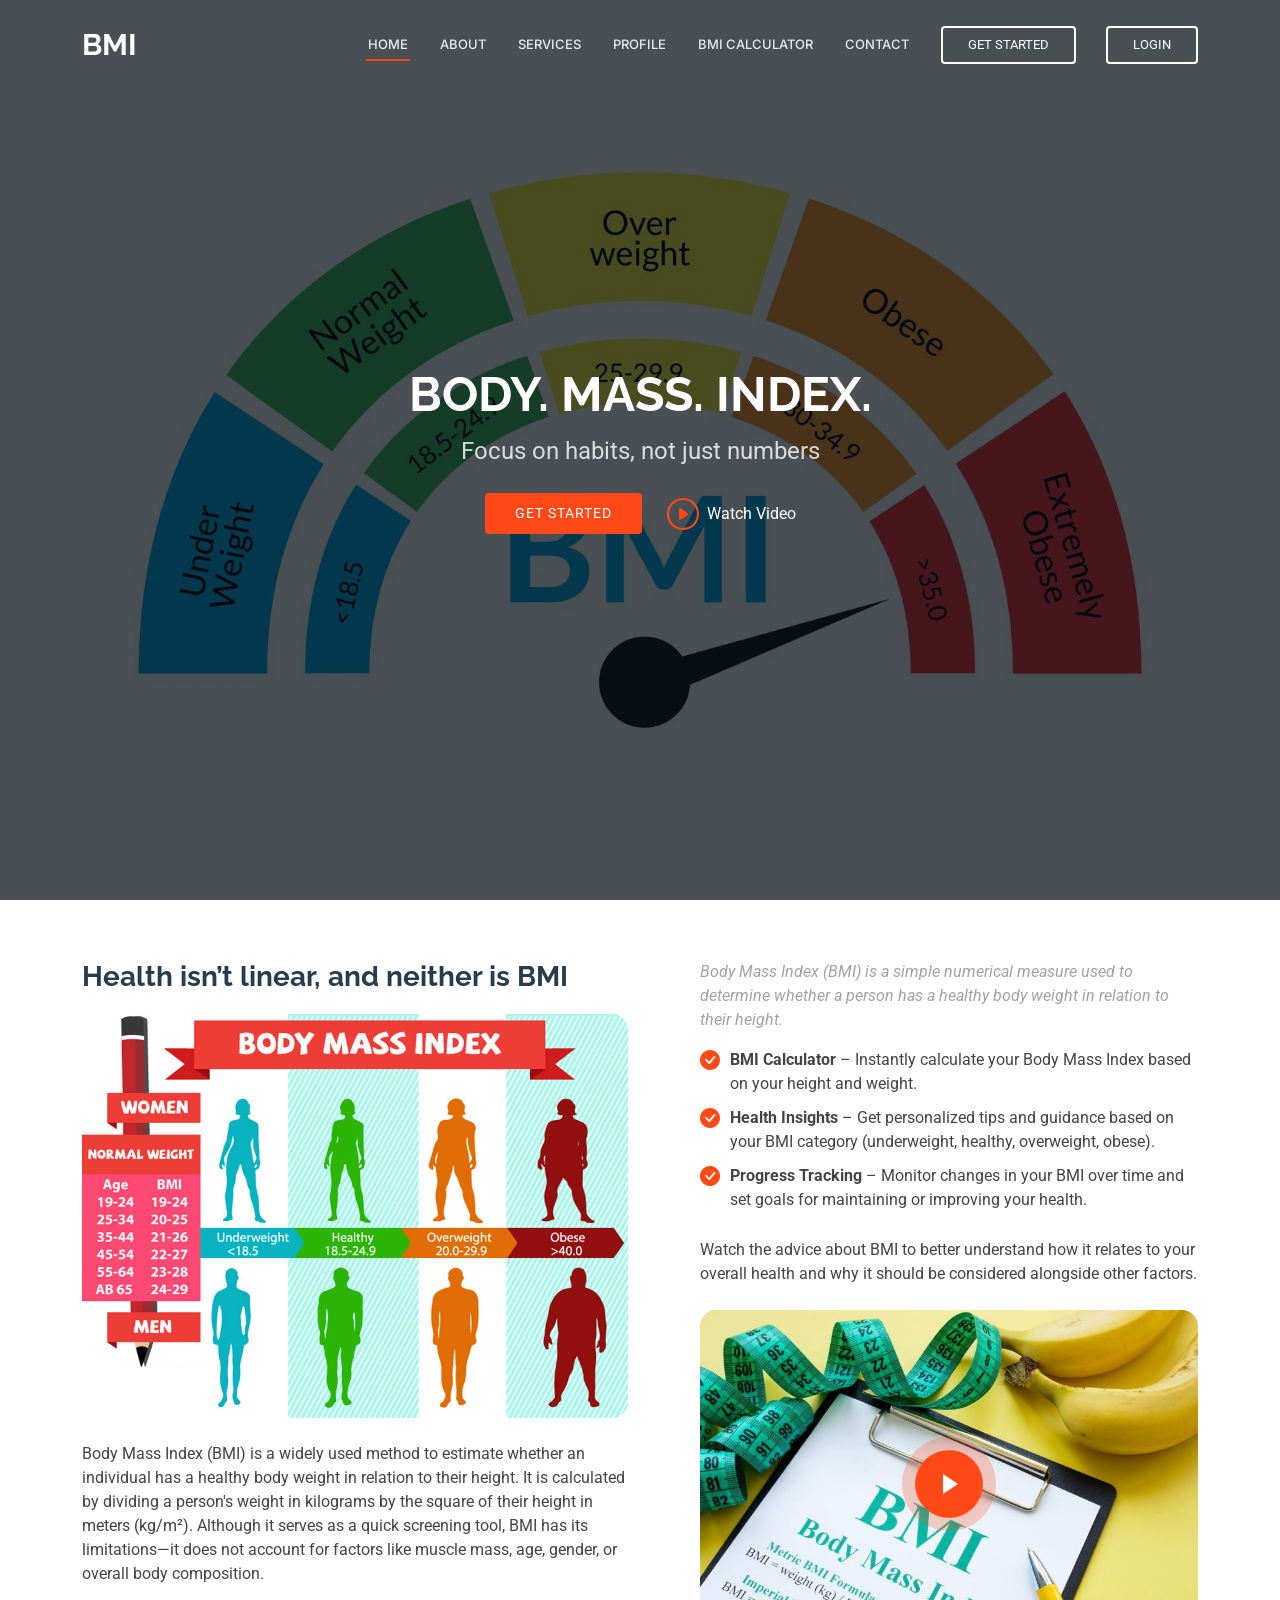
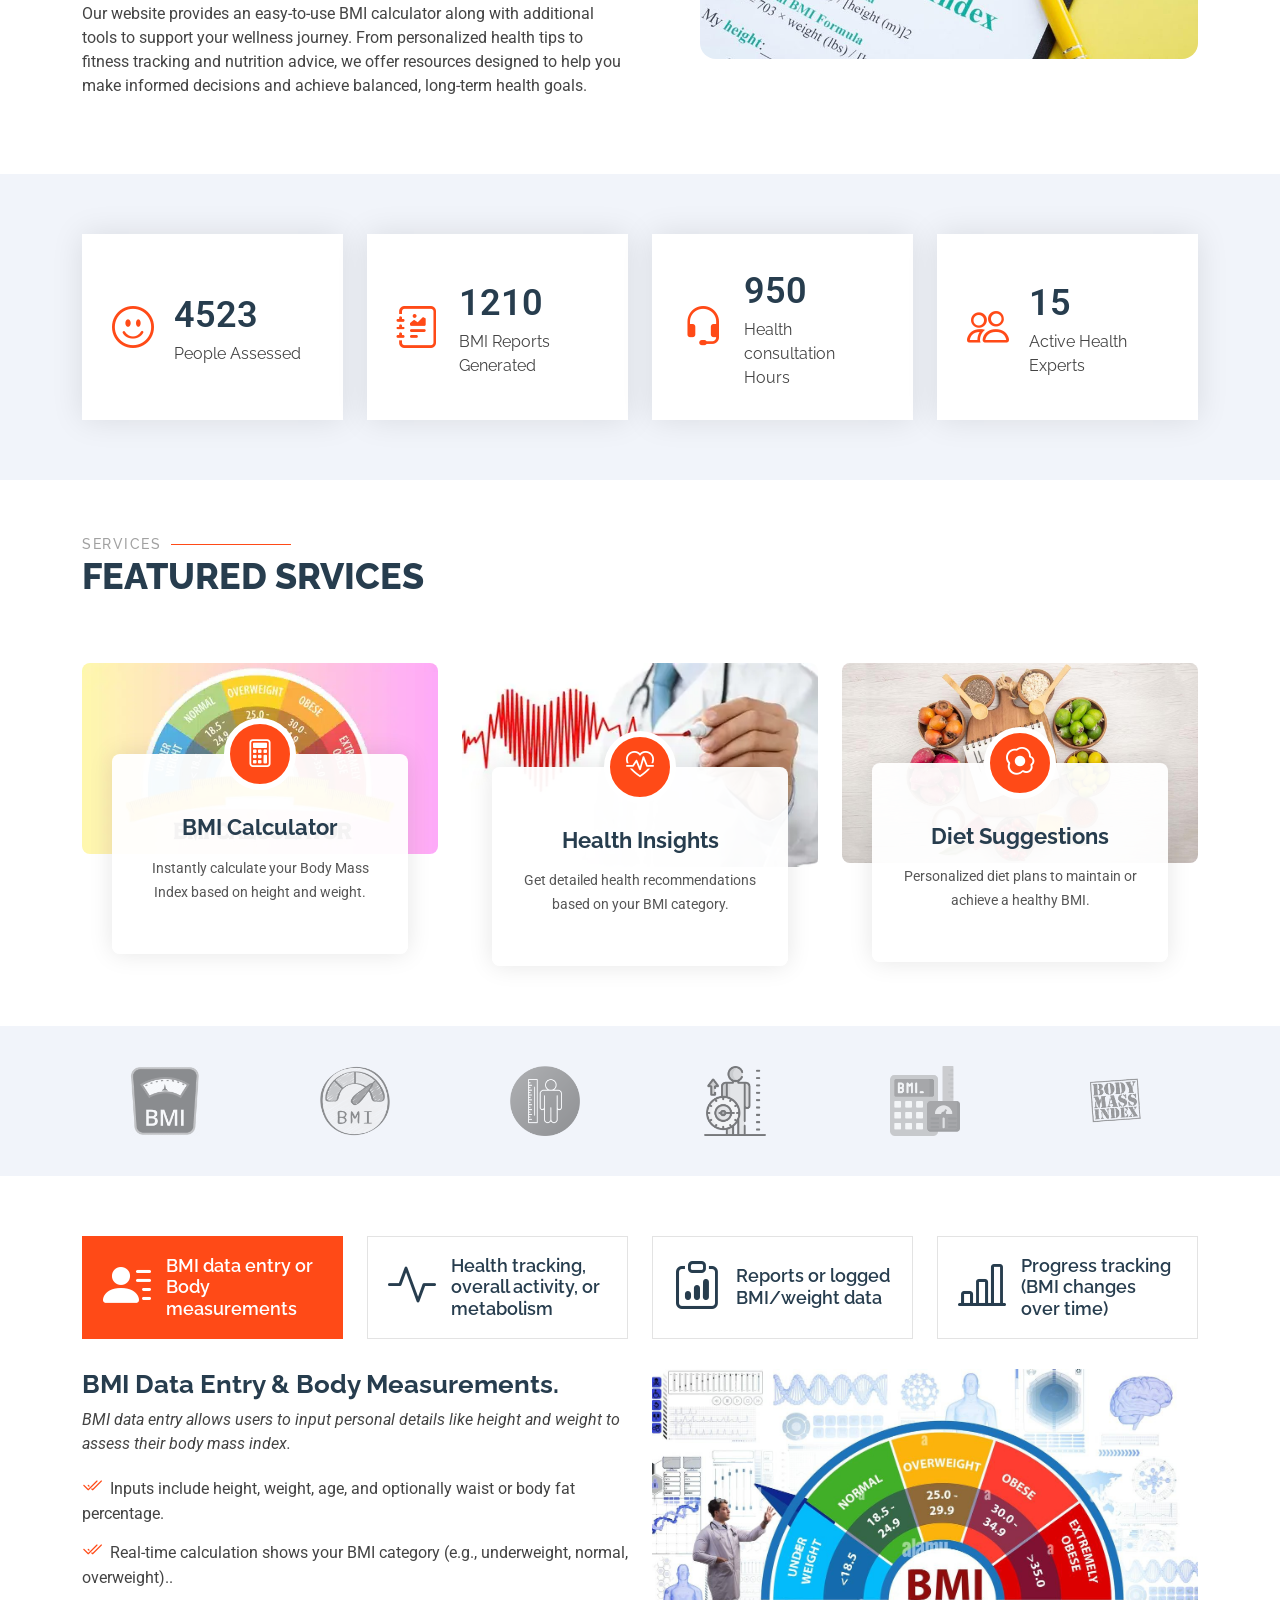
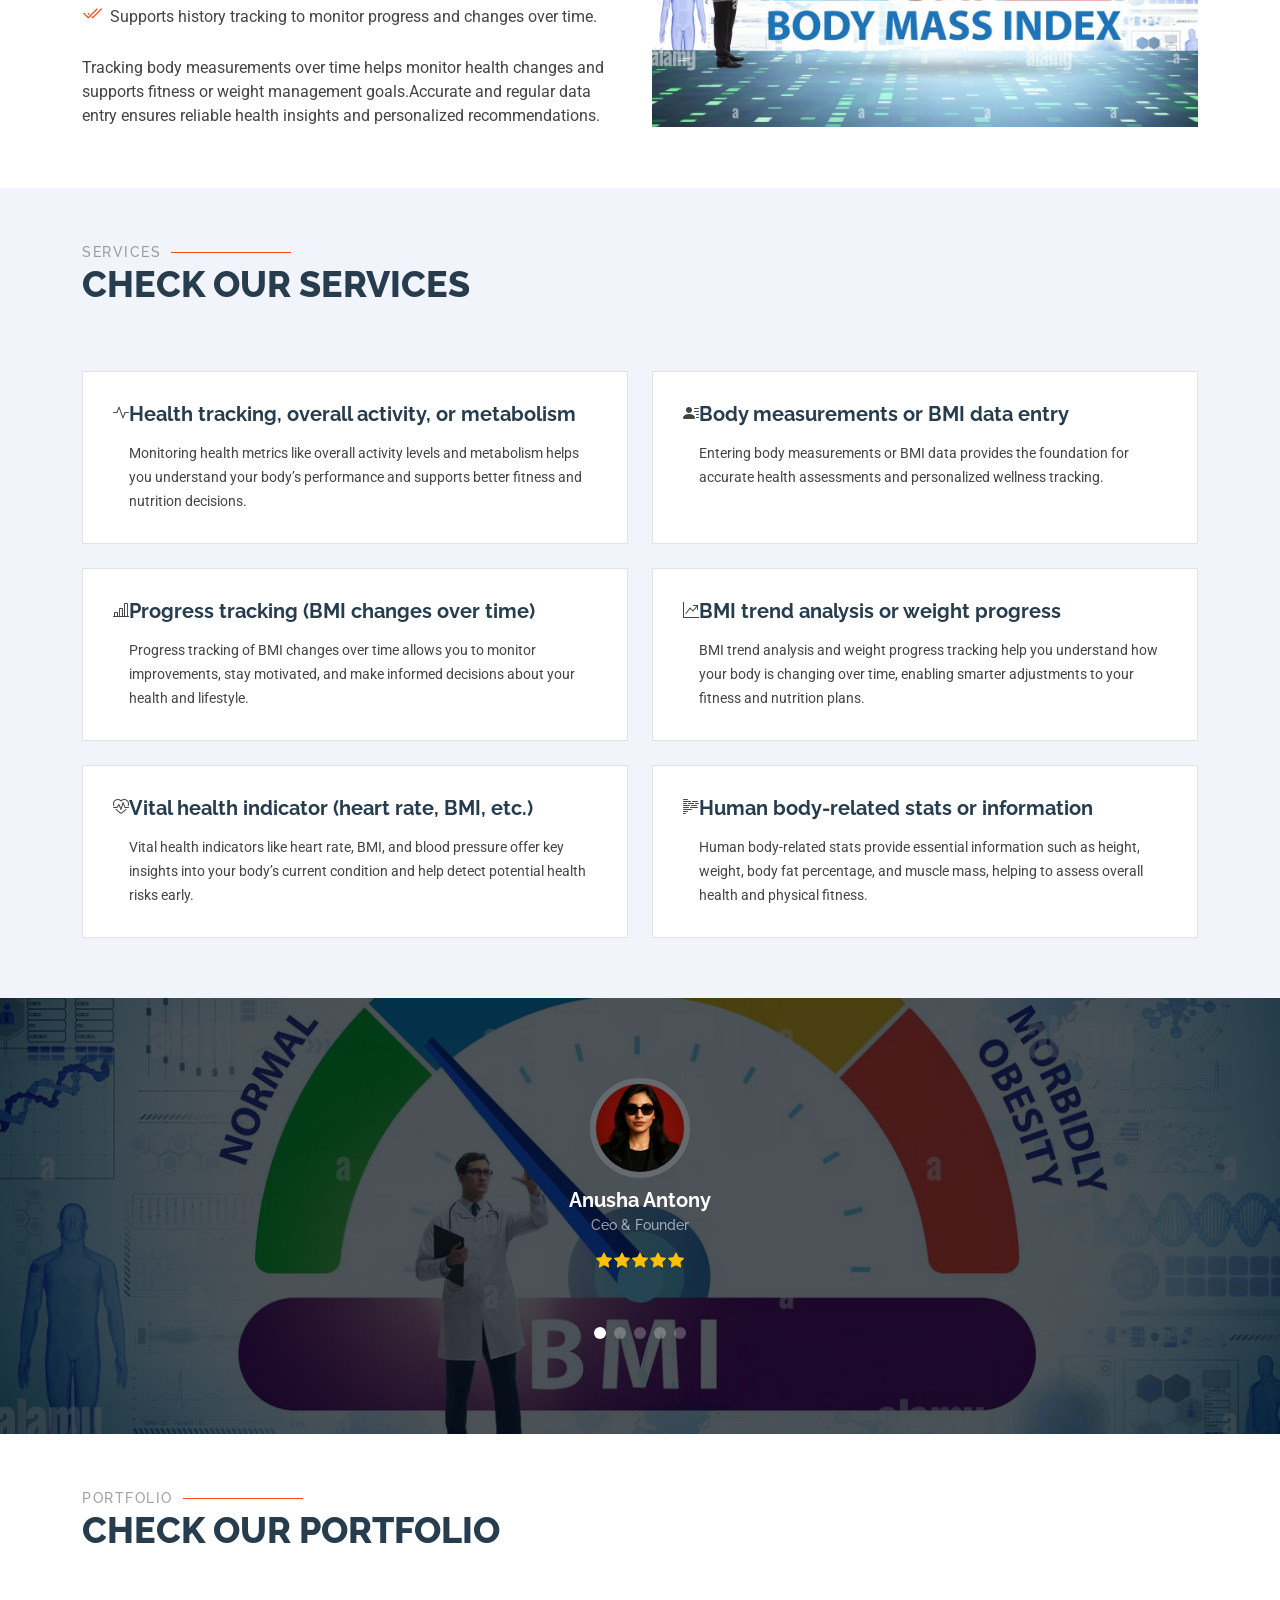
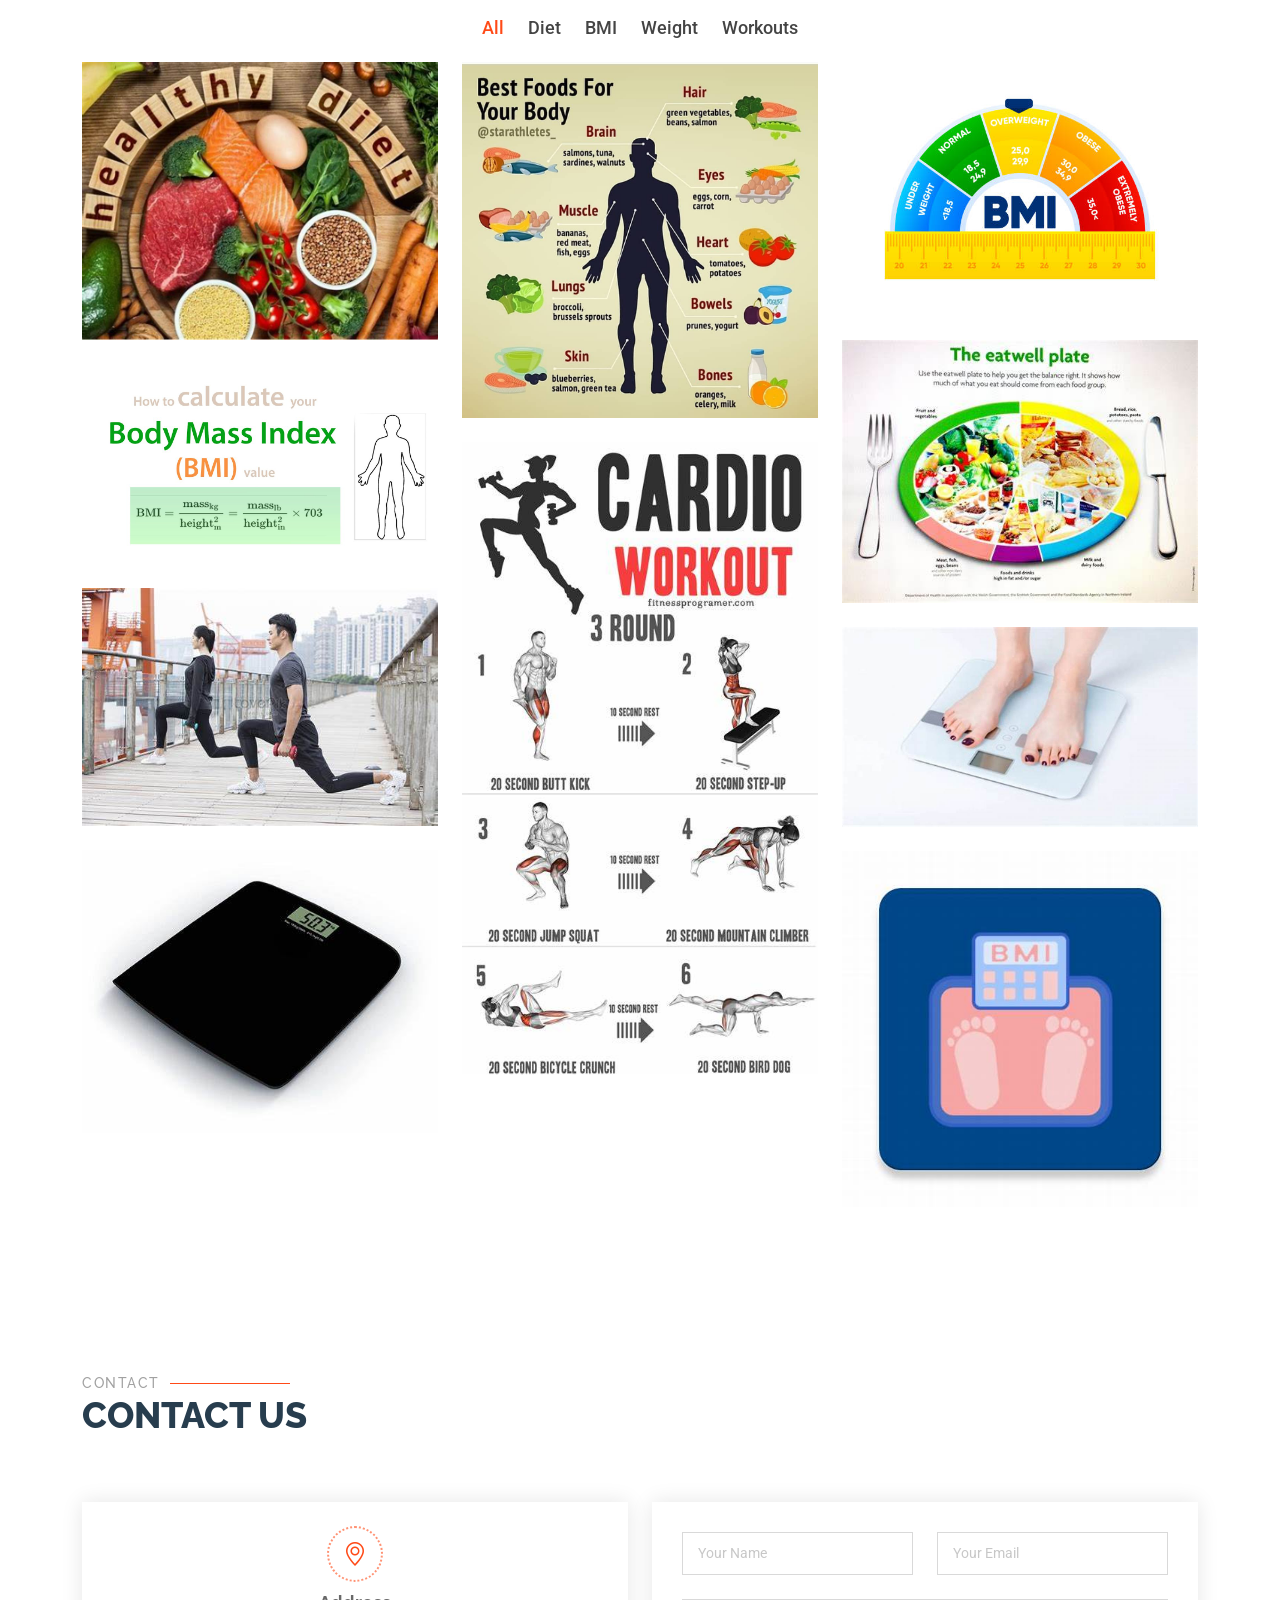
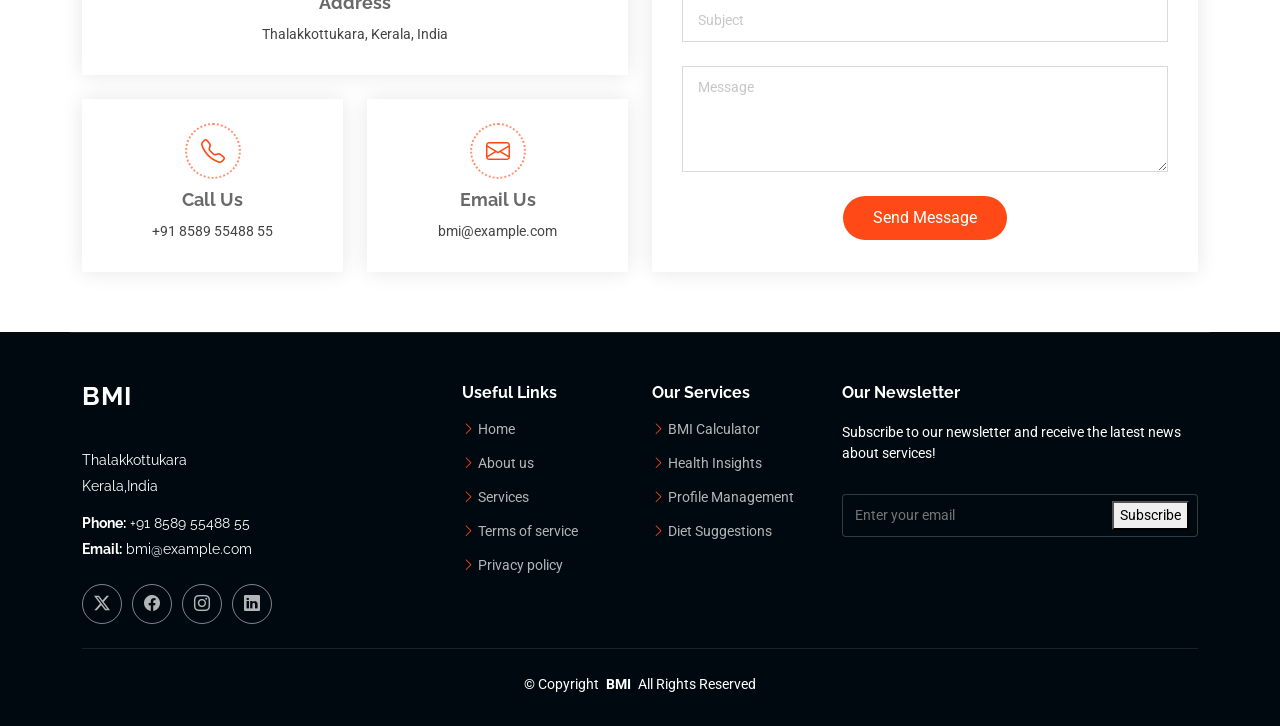
<file: index.html>
<!DOCTYPE html>
<html lang="en">

<head>
  <meta charset="utf-8">
  <meta content="width=device-width, initial-scale=1.0" name="viewport">
  <title>BMI CALCULATOR</title>
  <meta name="description" content="">
  <meta name="keywords" content="">

  <!-- Favicons -->
  <link href="assets/img/favicon.png" rel="icon">
  <link href="assets/img/apple-touch-icon.png" rel="apple-touch-icon">

  <!-- Fonts -->
  <link href="https://fonts.googleapis.com" rel="preconnect">
  <link href="https://fonts.gstatic.com" rel="preconnect" crossorigin>
  <link href="https://fonts.googleapis.com/css2?family=Roboto:ital,wght@0,100;0,300;0,400;0,500;0,700;0,900;1,100;1,300;1,400;1,500;1,700;1,900&family=Raleway:ital,wght@0,100;0,200;0,300;0,400;0,500;0,600;0,700;0,800;0,900;1,100;1,200;1,300;1,400;1,500;1,600;1,700;1,800;1,900&family=Inter:wght@100;200;300;400;500;600;700;800;900&display=swap" rel="stylesheet">

  <!-- Vendor CSS Files -->
  <link href="assets/vendor/bootstrap/css/bootstrap.min.css" rel="stylesheet">
  <link href="assets/vendor/bootstrap-icons/bootstrap-icons.css" rel="stylesheet">
  <link href="assets/vendor/aos/aos.css" rel="stylesheet">
  <link href="assets/vendor/glightbox/css/glightbox.min.css" rel="stylesheet">
  <link href="assets/vendor/swiper/swiper-bundle.min.css" rel="stylesheet">

  <!-- Main CSS File -->
  <link href="assets/css/main.css" rel="stylesheet">

  <!-- =======================================================
  * Template Name: Dewi
  * Template URL: https://bootstrapmade.com/dewi-free-multi-purpose-html-template/
  * Updated: Aug 07 2024 with Bootstrap v5.3.3
  * Author: BootstrapMade.com
  * License: https://bootstrapmade.com/license/
  ======================================================== -->
</head>

<body class="index-page">

  <header id="header" class="header d-flex align-items-center fixed-top">
    <div class="container-fluid container-xl position-relative d-flex align-items-center">

      <a href="index.html" class="logo d-flex align-items-center me-auto">
        <!-- Uncomment the line below if you also wish to use an image logo -->
        <!-- <img src="assets/img/logo.png" alt=""> -->
        <h1 class="sitename">BMI</h1>
      </a>

      <nav id="navmenu" class="navmenu">
        <ul>
          <li><a href="#hero" class="active">Home</a></li>
          <li><a href="#about">About</a></li>
          <li><a href="#services">Services</a></li>
          <li><a href="login.php">Profile</a></li>
          <li><a href="login.php">BMI Calculator</a></li>
          <li><a href="#contact">Contact</a></li>
        </ul>
        <i class="mobile-nav-toggle d-xl-none bi bi-list"></i>
      </nav>

      <a class="cta-btn" href="#about">Get Started</a>
      <a class="cta-btn" href="login.php">Login</a>
    </div>
  </header>

  <main class="main">

    <!-- Hero Section -->
    <section id="hero" class="hero section dark-background">

      <img src="assets/img/bmi-bg.jpg" alt="" data-aos="fade-in">

      <div class="container d-flex flex-column align-items-center">
        <h2 data-aos="fade-up" data-aos-delay="100">BODY. MASS. INDEX.</h2>
        <p data-aos="fade-up" data-aos-delay="200">Focus on habits, not just numbers</p>
        <div class="d-flex mt-4" data-aos="fade-up" data-aos-delay="300">
          <a href="#about" class="btn-get-started">Get Started</a>
          <a href="https://www.youtube.com/watch?v=z_3S2_41_FE" class="glightbox btn-watch-video d-flex align-items-center"><i class="bi bi-play-circle"></i><span>Watch Video</span></a>
        </div>
      </div>

    </section><!-- /Hero Section -->

    <!-- About Section -->
    <section id="about" class="about section">

      <div class="container">

        <div class="row gy-4">
          <div class="col-lg-6" data-aos="fade-up" data-aos-delay="100">
            <h3>Health isn’t linear, and neither is BMI</h3>
            <img src="assets/img/abt1.jpg" class="img-fluid rounded-4 mb-4" alt="">
            <p>Body Mass Index (BMI) is a widely used method to estimate whether an individual has a healthy body weight in relation to their height.
               It is calculated by dividing a person's weight in kilograms by the square of their height in meters (kg/m²). Although it serves as a quick screening tool, 
               BMI has its limitations—it does not account for factors like muscle mass, age, gender, or overall body composition.</p>
            <p>Our website provides an easy-to-use BMI calculator along with additional tools to support your wellness journey. From personalized health tips to fitness tracking
               and nutrition advice, we offer resources designed to help you make informed decisions 
              and achieve balanced, long-term health goals.</p>
          </div>
          <div class="col-lg-6" data-aos="fade-up" data-aos-delay="250">
            <div class="content ps-0 ps-lg-5">
              <p class="fst-italic">
                Body Mass Index (BMI) is a simple numerical measure used to determine whether a person has a healthy body weight in relation to their height.
              </p>
              <ul>
                <li><i class="bi bi-check-circle-fill"></i> <span><b>BMI Calculator</b> – Instantly calculate your Body Mass Index based on your height and weight.</span></li>
                <li><i class="bi bi-check-circle-fill"></i> <span><b>Health Insights</b> – Get personalized tips and guidance based on your BMI category (underweight, healthy, overweight, obese).</span></li>
                <li><i class="bi bi-check-circle-fill"></i> <span><b>Progress Tracking</b> – Monitor changes in your BMI over time and set goals for maintaining or improving your health.</span></li>
              </ul>
              <p>
               Watch the advice about BMI to better understand how it relates to your overall health and why it should be considered alongside other factors.
              </p>

              <div class="position-relative mt-4">
                <img src="assets/img/abt2.jpg" class="img-fluid rounded-4" alt="">
                <a href="https://www.youtube.com/watch?v=yBvJXMduo8k" class="glightbox pulsating-play-btn"></a>
              </div>
            </div>
          </div>
        </div>

      </div>

    </section><!-- /About Section -->

    <!-- Stats Section -->
    <section id="stats" class="stats section light-background">

      <div class="container" data-aos="fade-up" data-aos-delay="100">

        <div class="row gy-4">

          <div class="col-lg-3 col-md-6">
            <div class="stats-item d-flex align-items-center w-100 h-100">
              <i class="bi bi-emoji-smile color-blue flex-shrink-0"></i>
              <div>
                <span data-purecounter-start="0" data-purecounter-end="4523" data-purecounter-duration="1" class="purecounter"></span>
                <p>People Assessed</p>
              </div>
            </div>
          </div><!-- End Stats Item -->

          <div class="col-lg-3 col-md-6">
            <div class="stats-item d-flex align-items-center w-100 h-100">
              <i class="bi bi-journal-richtext color-orange flex-shrink-0"></i>
              <div>
                <span data-purecounter-start="0" data-purecounter-end="1210" data-purecounter-duration="1" class="purecounter"></span>
                <p>BMI Reports Generated</p>
              </div>
            </div>
          </div><!-- End Stats Item -->

          <div class="col-lg-3 col-md-6">
            <div class="stats-item d-flex align-items-center w-100 h-100">
              <i class="bi bi-headset color-green flex-shrink-0"></i>
              <div>
                <span data-purecounter-start="0" data-purecounter-end="950" data-purecounter-duration="1" class="purecounter"></span>
                <p>Health consultation Hours</p>
              </div>
            </div>
          </div><!-- End Stats Item -->

          <div class="col-lg-3 col-md-6">
            <div class="stats-item d-flex align-items-center w-100 h-100">
              <i class="bi bi-people color-pink flex-shrink-0"></i>
              <div>
                <span data-purecounter-start="0" data-purecounter-end="15" data-purecounter-duration="1" class="purecounter"></span>
                <p>Active Health Experts</p>
              </div>
            </div>
          </div><!-- End Stats Item -->

        </div>

      </div>

    </section><!-- /Stats Section -->

    <!-- Services Section -->
    <section id="services" class="services section">

      <!-- Section Title -->
      <div class="container section-title" data-aos="fade-up">
        <h2>Services</h2>
        <p>Featured Srvices<br></p>
      </div><!-- End Section Title -->

      <div class="container" data-aos="fade-up" data-aos-delay="100">

        <div class="row gy-5">

          <div class="col-xl-4 col-md-6" data-aos="zoom-in" data-aos-delay="200">
            <div class="service-item">
              <div class="img">
                <img src="assets/img/srvs1.webp" class="img-fluid" alt="">
              </div>
              <div class="details position-relative">
                <div class="icon">
                 <i class="bi bi-calculator"></i>
                </div>
                <a href="login.php" class="stretched-link">
                  <h3>BMI Calculator</h3>
                </a>
                <p>Instantly calculate your Body Mass Index based on height and weight.</p>
              </div>
            </div>
          </div><!-- End Service Item -->

          <div class="col-xl-4 col-md-6" data-aos="zoom-in" data-aos-delay="300">
            <div class="service-item">
              <div class="img">
                <img src="assets/img/srvs2.webp" class="img-fluid" alt="">
              </div>
              <div class="details position-relative">
                <div class="icon">
                 <i class="bi bi-heart-pulse"></i>
                </div>
                <a href="health-insights.html" class="stretched-link">
                  <h3>Health Insights</h3>
                </a>
                <p>Get detailed health recommendations based on your BMI category.</p>
              </div>
            </div>
          </div><!-- End Service Item -->

          <div class="col-xl-4 col-md-6" data-aos="zoom-in" data-aos-delay="400">
            <div class="service-item">
              <div class="img">
                <img src="assets/img/srvs3.jpg" class="img-fluid" alt="">
              </div>
              <div class="details position-relative">
                <div class="icon">
                  <i class="bi bi-egg-fried"></i>
                </div>
                <a href="diet_plan.html" class="stretched-link">
                  <h3>Diet Suggestions</h3>
                </a>
                <p>Personalized diet plans to maintain or achieve a healthy BMI.</p>
              </div>
            </div>
          </div><!-- End Service Item -->

        </div>

      </div>

    </section><!-- /Services Section -->

    <!-- Clients Section -->
    <section id="clients" class="clients section light-background">

      <div class="container" data-aos="fade-up">

        <div class="row gy-4">

          <div class="col-xl-2 col-md-3 col-6 client-logo">
            <img src="assets/img/clients/cli1.webp" class="img-fluid" alt="">
          </div><!-- End Client Item -->

          <div class="col-xl-2 col-md-3 col-6 client-logo">
            <img src="assets/img/clients/cli2.png" class="img-fluid" alt="">
          </div><!-- End Client Item -->

          <div class="col-xl-2 col-md-3 col-6 client-logo">
            <img src="assets/img/clients/cli3.png" class="img-fluid" alt="">
          </div><!-- End Client Item -->

          <div class="col-xl-2 col-md-3 col-6 client-logo">
            <img src="assets/img/clients/cli4.png" class="img-fluid" alt="">
          </div><!-- End Client Item -->

          <div class="col-xl-2 col-md-3 col-6 client-logo">
            <img src="assets/img/clients/cli5.png" class="img-fluid" alt="">
          </div><!-- End Client Item -->

          <div class="col-xl-2 col-md-3 col-6 client-logo">
            <img src="assets/img/clients/cli6.png" class="img-fluid" alt="">
          </div><!-- End Client Item -->

        </div>

      </div>

    </section><!-- /Clients Section -->

    <!-- Features Section -->
    <section id="features" class="features section">

      <div class="container">

        <ul class="nav nav-tabs row  d-flex" data-aos="fade-up" data-aos-delay="100">
          <li class="nav-item col-3">
            <a class="nav-link active show" data-bs-toggle="tab" data-bs-target="#features-tab-1">
             <i class="bi bi-person-lines-fill"></i>
              <h4 class="d-none d-lg-block">BMI data entry or Body measurements</h4>
            </a>
          </li>
          <li class="nav-item col-3">
            <a class="nav-link" data-bs-toggle="tab" data-bs-target="#features-tab-2">
              <i class="bi bi-activity"></i>
              <h4 class="d-none d-lg-block">Health tracking, overall activity, or metabolism</h4>
            </a>
          </li>
          <li class="nav-item col-3">
            <a class="nav-link" data-bs-toggle="tab" data-bs-target="#features-tab-3">
            <i class="bi bi-clipboard-data"></i>
              <h4 class="d-none d-lg-block">Reports or logged BMI/weight data</h4>
            </a>
          </li>
          <li class="nav-item col-3">
            <a class="nav-link" data-bs-toggle="tab" data-bs-target="#features-tab-4">
              <i class="bi bi-bar-chart-line"></i>
              <h4 class="d-none d-lg-block">Progress tracking (BMI changes over time)</h4>
            </a>
          </li>
        </ul><!-- End Tab Nav -->

        <div class="tab-content" data-aos="fade-up" data-aos-delay="200">

          <div class="tab-pane fade active show" id="features-tab-1">
            <div class="row">
              <div class="col-lg-6 order-2 order-lg-1 mt-3 mt-lg-0">
                <h3>BMI Data Entry & Body Measurements.</h3>
                <p class="fst-italic">
                 BMI data entry allows users to input personal details like height and weight to assess their body mass index.
                </p>
                <ul>
                  <li><i class="bi bi-check2-all"></i>
                    <spab>Inputs include height, weight, age, and optionally waist or body fat percentage.</spab>
                  </li>
                  <li><i class="bi bi-check2-all"></i> <span>Real-time calculation shows your BMI category (e.g., underweight, normal, overweight).</span>.</li>
                  <li><i class="bi bi-check2-all"></i> <span>Supports history tracking to monitor progress and changes over time.</span></li>
                </ul>
                <p>
                 Tracking body measurements over time helps monitor health changes and supports fitness or weight management goals.Accurate and regular data entry 
                 ensures reliable health insights and personalized recommendations.
                </p>
              </div>
              <div class="col-lg-6 order-1 order-lg-2 text-center">
                <img src="assets/img/working1.jpg" alt="" class="img-fluid">
              </div>
            </div>
          </div><!-- End Tab Content Item -->

          <div class="tab-pane fade" id="features-tab-2">
            <div class="row">
              <div class="col-lg-6 order-2 order-lg-1 mt-3 mt-lg-0">
                <h3>Health Tracking, Overall Activity & Metabolism</h3>
                <p>
                 Health tracking allows users to monitor vital signs, daily activity, and wellness patterns.
                 Understanding your overall activity helps in maintaining energy balance and setting realistic fitness goals.
                 Monitoring tabolism supports better nutrition planning and weight management decisions.
                </p>
                <p class="fst-italic">
                 Consistent health tracking builds long-term awareness of how your body responds to daily habits.
                 By understanding your metabolic rate, you can optimize your diet and exercise routines for better results.
                </p>
                <ul>
                  <li><i class="bi bi-check2-all"></i> <span>Track daily steps, calories burned, and active minutes to stay informed.</span></li>
                  <li><i class="bi bi-check2-all"></i> <span>Integrate with wearable devices for automatic health and fitness data logging.</span></li>
                  <li><i class="bi bi-check2-all"></i> <span>Receive insights on how activity levels and metabolism affect your BMI and overall health.</span></li>
                </ul>
              </div>
              <div class="col-lg-6 order-1 order-lg-2 text-center">
                <img src="assets/img/working2.jpg" alt="" class="img-fluid">
              </div>
            </div>
          </div><!-- End Tab Content Item -->

          <div class="tab-pane fade" id="features-tab-3">
            <div class="row">
              <div class="col-lg-6 order-2 order-lg-1 mt-3 mt-lg-0">
                <h3>Reports & Logged BMI/Weight Data</h3>
                <p>
                 Logged BMI and weight data provide a clear picture of your health trends over time.
Regular updates allow for accurate tracking of changes, making it easier to adjust your fitness goals.
Reports summarize your progress, showing improvements or areas needing attention.
                </p>
                <ul>
                  <li><i class="bi bi-check2-all"></i> <span>Automatically generate weekly or monthly health reports based on input data.</span></li>
                  <li><i class="bi bi-check2-all"></i> <span>Visual dashboards track weight changes, BMI categories, and progress milestones.</span></li>
                  <li><i class="bi bi-check2-all"></i> <span>Exportable data for sharing with health professionals or personal trainers.</span></li>
                </ul>
                <p class="fst-italic">
                  Visual graphs and charts make it simple to understand how your weight or BMI has fluctuated.
Consistent logging builds accountability and encourages long-term health commitment.
                </p>
              </div>
              <div class="col-lg-6 order-1 order-lg-2 text-center">
                <img src="assets/img/working3.jpg" alt="" class="img-fluid">
              </div>
            </div>
          </div><!-- End Tab Content Item -->

          <div class="tab-pane fade" id="features-tab-4">
            <div class="row">
              <div class="col-lg-6 order-2 order-lg-1 mt-3 mt-lg-0">
                <h3>Progress Tracking – BMI Changes Over Time</h3>
                <p>
                  Tracking your BMI over time helps visualize your health journey and identify long-term trends.It enables you to set 
                  realistic goals and measure how consistent habits affect your body.Seeing progress, even gradual, boosts motivation
                   and helps maintain accountability.
                </p>
                <p class="fst-italic">
                  It allows for early detection of unhealthy weight gain or loss before it becomes a problem.Historical BMI data can guide
                   smarter decisions in diet, exercise, and overall wellness planning.
                </p>
                <ul>
                  <li><i class="bi bi-check2-all"></i> <span>Interactive charts show weekly, monthly, or custom BMI trends.</span></li>
                  <li><i class="bi bi-check2-all"></i> <span>Compare current BMI with previous entries to evaluate progress.</span></li>
                  <li><i class="bi bi-check2-all"></i> <span>Set target BMI goals and track performance toward them.</span></li>
                </ul>
              </div>
              <div class="col-lg-6 order-1 order-lg-2 text-center">
                <img src="assets/img/working4.png" alt="" class="img-fluid">
              </div>
            </div>
          </div><!-- End Tab Content Item -->

        </div>

      </div>

    </section><!-- /Features Section -->

    <!-- Services 2 Section -->
    <section id="services-2" class="services-2 section light-background">

      <!-- Section Title -->
      <div class="container section-title" data-aos="fade-up">
        <h2>Services</h2>
        <p>CHECK OUR SERVICES</p>
      </div><!-- End Section Title -->

      <div class="container">

        <div class="row gy-4">

          <div class="col-md-6" data-aos="fade-up" data-aos-delay="100">
            <div class="service-item d-flex position-relative h-100">
             <i class="bi bi-activity"></i>
              <div>
                <h4 class="title">Health tracking, overall activity, or metabolism</a></h4>
                <p class="description">Monitoring health metrics like overall activity levels and metabolism helps you understand your body’s 
                  performance and supports better fitness and nutrition decisions.</p>
              </div>
            </div>
          </div><!-- End Service Item -->

          <div class="col-md-6" data-aos="fade-up" data-aos-delay="200">
            <div class="service-item d-flex position-relative h-100">
              <i class="bi bi-person-lines-fill"></i>
              <div>
                <h4 class="title">Body measurements or BMI data entry</a></h4>
                <p class="description">Entering body measurements or BMI data provides the foundation for accurate health assessments and personalized wellness 
                  tracking.</p>
              </div>
            </div>
          </div><!-- End Service Item -->

          <div class="col-md-6" data-aos="fade-up" data-aos-delay="300">
            <div class="service-item d-flex position-relative h-100">
              <i class="bi bi-bar-chart-line"></i>
              <div>
                <h4 class="title">Progress tracking (BMI changes over time)</h4>
                <p class="description">Progress tracking of BMI changes over time allows you to monitor improvements, stay motivated, and make informed decisions
                   about your health and lifestyle.</p>
              </div>
            </div>
          </div><!-- End Service Item -->

          <div class="col-md-6" data-aos="fade-up" data-aos-delay="400">
            <div class="service-item d-flex position-relative h-100">
              <i class="bi bi-graph-up-arrow"></i>
              <div>
                <h4 class="title">BMI trend analysis or weight progress</h4>
                <p class="description">BMI trend analysis and weight progress tracking help you understand how your body is changing over time, enabling smarter
                   adjustments to your fitness and nutrition plans.</p>
              </div>
            </div>
          </div><!-- End Service Item -->

          <div class="col-md-6" data-aos="fade-up" data-aos-delay="500">
            <div class="service-item d-flex position-relative h-100">
             <i class="bi bi-heart-pulse"></i>
              <div>
                <h4 class="title">Vital health indicator (heart rate, BMI, etc.)</h4>
                <p class="description">Vital health indicators like heart rate, BMI, and blood pressure offer key insights into your body’s current condition 
                  and help detect potential health risks early.</p>
              </div>
            </div>
          </div><!-- End Service Item -->

          <div class="col-md-6" data-aos="fade-up" data-aos-delay="600">
            <div class="service-item d-flex position-relative h-100">
             <i class="bi bi-body-text"></i>
              <div>
                <h4 class="title">Human body-related stats or information</a></h4>
                <p class="description">Human body-related stats provide essential information such as height, weight, body fat percentage, and muscle mass, helping
                   to assess overall health and physical fitness.</p>
              </div>
            </div>
          </div><!-- End Service Item -->

        </div>

      </div>

    </section><!-- /Services 2 Section -->

    <!-- Testimonials Section -->
    <section id="testimonials" class="testimonials section dark-background">

      <img src="assets/img/test-bg.jpg" class="testimonials-bg" alt="">

      <div class="container" data-aos="fade-up" data-aos-delay="100">

        <div class="swiper init-swiper">
          <script type="application/json" class="swiper-config">
            {
              "loop": true,
              "speed": 600,
              "autoplay": {
                "delay": 5000
              },
              "slidesPerView": "auto",
              "pagination": {
                "el": ".swiper-pagination",
                "type": "bullets",
                "clickable": true
              }
            }
          </script>
          <div class="swiper-wrapper">

            <div class="swiper-slide">
              <div class="testimonial-item">
                <img src="assets/img/testimonials/anusha1.jpg" class="testimonial-img" alt="">
                <h3>Anusha Antony</h3>
                <h4>Ceo &amp; Founder</h4>
                <div class="stars">
                  <i class="bi bi-star-fill"></i><i class="bi bi-star-fill"></i><i class="bi bi-star-fill"></i><i class="bi bi-star-fill"></i><i class="bi bi-star-fill"></i>
                </div>
               
              </div>
            </div><!-- End testimonial item -->

            <div class="swiper-slide">
              <div class="testimonial-item">
                <img src="assets/img/testimonials/adithya1.jpg" class="testimonial-img" alt="">
                <h3>Adithya Shaiju</h3>
                <h4>Designer</h4>
                <div class="stars">
                  <i class="bi bi-star-fill"></i><i class="bi bi-star-fill"></i><i class="bi bi-star-fill"></i><i class="bi bi-star-fill"></i><i class="bi bi-star-fill"></i>
                </div>
               
              </div>
            </div><!-- End testimonial item -->

            <div class="swiper-slide">
              <div class="testimonial-item">
                <img src="assets/img/testimonials/anamika1.jpg" class="testimonial-img" alt="">
                <h3>Anamika A B</h3>
                <h4>Store Owner</h4>
                <div class="stars">
                  <i class="bi bi-star-fill"></i><i class="bi bi-star-fill"></i><i class="bi bi-star-fill"></i><i class="bi bi-star-fill"></i><i class="bi bi-star-fill"></i>
                </div>
                
              </div>
            </div><!-- End testimonial item -->

            <div class="swiper-slide">
              <div class="testimonial-item">
                <img src="assets/img/testimonials/archana1.jpg" class="testimonial-img" alt="">
                <h3>Archana A D</h3>
                <h4>Entrepreneur</h4>
                <div class="stars">
                  <i class="bi bi-star-fill"></i><i class="bi bi-star-fill"></i><i class="bi bi-star-fill"></i><i class="bi bi-star-fill"></i><i class="bi bi-star-fill"></i>
                </div>
                
              </div>
            </div><!-- End testimonial item -->

            <div class="swiper-slide">
              <div class="testimonial-item">
                <img src="assets/img/testimonials/anargha1.jpg" class="testimonial-img" alt="">
                <h3>Anargha V P</h3>
                <h4>Freelancer</h4>
                <div class="stars">
                  <i class="bi bi-star-fill"></i><i class="bi bi-star-fill"></i><i class="bi bi-star-fill"></i><i class="bi bi-star-fill"></i><i class="bi bi-star-fill"></i>
                </div>
               
              </div>
            </div><!-- End testimonial item -->

          </div>
          <div class="swiper-pagination"></div>
        </div>

      </div>

    </section><!-- /Testimonials Section -->

    <!-- Portfolio Section -->
    <section id="portfolio" class="portfolio section">

      <!-- Section Title -->
      <div class="container section-title" data-aos="fade-up">
        <h2>Portfolio</h2>
        <p>CHECK OUR PORTFOLIO</p>
      </div><!-- End Section Title -->

      <div class="container">

        <div class="isotope-layout" data-default-filter="*" data-layout="masonry" data-sort="original-order">
          <ul class="portfolio-filters isotope-filters" data-aos="fade-up" data-aos-delay="100">
            <li data-filter="*" class="filter-active">All</li>
            <li data-filter=".filter-Diet">Diet</li>
            <li data-filter=".filter-BMI">BMI</li>
            <li data-filter=".filter-Weight">Weight</li>
            <li data-filter=".filter-workouts">Workouts</li>
          </ul><!-- End Portfolio Filters -->

          <div class="row gy-4 isotope-container" data-aos="fade-up" data-aos-delay="200">

            <div class="col-lg-4 col-md-6 portfolio-item isotope-item filter-Diet">
              <div class="portfolio-content h-100">
                <img src="assets/img/portfolio/diet1.jpg" class="img-fluid" alt="">
                <div class="portfolio-info">
                  <h4>Diet 1</h4>
               
                  <a href="assets/img/portfolio/diet1.jpg" title="Diet 1" data-gallery="portfolio-gallery-app" class="glightbox preview-link"><i class="bi bi-zoom-in"></i></a>
                  
                </div>
              </div>
            </div><!-- End Portfolio Item -->

            <div class="col-lg-4 col-md-6 portfolio-item isotope-item filter-Diet">
              <div class="portfolio-content h-100">
                <img src="assets/img/portfolio/diet2.jpg" class="img-fluid" alt="">
                <div class="portfolio-info">
                  <h4>Diet 2</h4>
                  
                  <a href="assets/img/portfolio/diet2.jpg" title="Diet 2" data-gallery="portfolio-gallery-product" class="glightbox preview-link"><i class="bi bi-zoom-in"></i></a>
                  
                </div>
              </div>
            </div><!-- End Portfolio Item -->

            <div class="col-lg-4 col-md-6 portfolio-item isotope-item filter-BMI">
              <div class="portfolio-content h-100">
                <img src="assets/img/portfolio/bmi2.jpg" class="img-fluid" alt="">
                <div class="portfolio-info">
                  <h4>BMI 1</h4>
                  
                  <a href="assets/img/portfolio/bmi2.jpg" title="BMI 1" data-gallery="portfolio-gallery-branding" class="glightbox preview-link"><i class="bi bi-zoom-in"></i></a>
                 
                </div>
              </div>
            </div><!-- End Portfolio Item -->

            <div class="col-lg-4 col-md-6 portfolio-item isotope-item filter-Diet">
              <div class="portfolio-content h-100">
                <img src="assets/img/portfolio/diet3.jpg" class="img-fluid" alt="">
                <div class="portfolio-info">
                  <h4>Diet 2</h4>
                 
                  <a href="assets/img/portfolio/diet3.jpg" title="Diet 3" data-gallery="portfolio-gallery-book" class="glightbox preview-link"><i class="bi bi-zoom-in"></i></a>
                 
                </div>
              </div>
            </div><!-- End Portfolio Item -->

            <div class="col-lg-4 col-md-6 portfolio-item isotope-item filter-BMI">
              <div class="portfolio-content h-100">
                <img src="assets/img/portfolio/bmi1.jpg" class="img-fluid" alt="">
                <div class="portfolio-info">
                  <h4>BMI 2</h4>
                 
                  <a href="assets/img/portfolio/bmi1.jpg" title="App 2" data-gallery="portfolio-gallery-app" class="glightbox preview-link"><i class="bi bi-zoom-in"></i></a>
                  
                </div>
              </div>
            </div><!-- End Portfolio Item -->

            <div class="col-lg-4 col-md-6 portfolio-item isotope-item filter-workouts">
              <div class="portfolio-content h-100">
                <img src="assets/img/portfolio/wrkout1.jpg" class="img-fluid" alt="">
                <div class="portfolio-info">
                  <h4>Workout 1</h4>
                  
                  <a href="assets/img/portfolio/wrkout1.jpg" title="Product 2" data-gallery="portfolio-gallery-product" class="glightbox preview-link"><i class="bi bi-zoom-in"></i></a>
                 
                </div>
              </div>
            </div><!-- End Portfolio Item -->

            <div class="col-lg-4 col-md-6 portfolio-item isotope-item filter-workouts">
              <div class="portfolio-content h-100">
                <img src="assets/img/portfolio/wrkout2.jpg" class="img-fluid" alt="">
                <div class="portfolio-info">
                  <h4>Workout 2</h4>
                
                  <a href="assets/img/portfolio/wrkout2.jpg" title="Branding 2" data-gallery="portfolio-gallery-branding" class="glightbox preview-link"><i class="bi bi-zoom-in"></i></a>
                  
                </div>
              </div>
            </div><!-- End Portfolio Item -->

            <div class="col-lg-4 col-md-6 portfolio-item isotope-item filter-Weight">
              <div class="portfolio-content h-100">
                <img src="assets/img/portfolio/weight1.jpg" class="img-fluid" alt="">
                <div class="portfolio-info">
                  <h4>Weight 1</h4>
                  
                  <a href="assets/img/portfolio/weight1.jpg" title="Branding 2" data-gallery="portfolio-gallery-book" class="glightbox preview-link"><i class="bi bi-zoom-in"></i></a>
                 
                </div>
              </div>
            </div><!-- End Portfolio Item -->

            <div class="col-lg-4 col-md-6 portfolio-item isotope-item filter-Weight">
              <div class="portfolio-content h-100">
                <img src="assets/img/portfolio/weight2.jpg" class="img-fluid" alt="">
                <div class="portfolio-info">
                  <h4>Weight 2</h4>
                
                  <a href="assets/img/portfolio/weight2.jpg" title="App 3" data-gallery="portfolio-gallery-app" class="glightbox preview-link"><i class="bi bi-zoom-in"></i></a>
                  
                </div>
              </div>
            </div><!-- End Portfolio Item -->

            <div class="col-lg-4 col-md-6 portfolio-item isotope-item filter-BMI">
              <div class="portfolio-content h-100">
                <img src="assets/img/portfolio/bmi3.jpg" class="img-fluid" alt="">
                <div class="portfolio-info">
                  <h4>BMI 3</h4>
              
                  <a href="assets/img/portfolio/bmi3.jpg" title="Product 3" data-gallery="portfolio-gallery-product" class="glightbox preview-link"><i class="bi bi-zoom-in"></i></a>
                  
              </div>
            </div><!-- End Portfolio Item -->

            <div class="col-lg-4 col-md-6 portfolio-item isotope-item filter-Diet">
              <div class="portfolio-content h-100">
                <img src="assets/img/portfolio/diet4.jpg" class="img-fluid" alt="">
                <div class="portfolio-info">
                  <h4>Diet 4</h4>
                  <a href="assets/img/portfolio/diet4.jpg" title="Branding 2" data-gallery="portfolio-gallery-branding" class="glightbox preview-link"><i class="bi bi-zoom-in"></i></a>
                  
                </div>
              </div>
            </div><!-- End Portfolio Item -->

            <div class="col-lg-4 col-md-6 portfolio-item isotope-item filter-Weight">
              <div class="portfolio-content h-100">
                <img src="assets/img/portfolio/weight3.jpg" class="img-fluid" alt="">
                <div class="portfolio-info">
                  <h4>Weight 3</h4>
                  
                  <a href="assets/img/portfolio/weight3.jpg" title="Branding 3" data-gallery="portfolio-gallery-book" class="glightbox preview-link"><i class="bi bi-zoom-in"></i></a>
                 
                </div>
              </div>
            </div><!-- End Portfolio Item -->

          </div><!-- End Portfolio Container -->

        </div>

      </div>

    </section><!-- /Portfolio Section -->
    <!-- Contact Section -->
    <section id="contact" class="contact section">

      <!-- Section Title -->
      <div class="container section-title" data-aos="fade-up">
        <h2>Contact</h2>
        <p>Contact Us</p>
      </div><!-- End Section Title -->

      <div class="container" data-aos="fade-up" data-aos-delay="100">

        <div class="row gy-4">
          <div class="col-lg-6 ">
            <div class="row gy-4">

              <div class="col-lg-12">
                <div class="info-item d-flex flex-column justify-content-center align-items-center" data-aos="fade-up" data-aos-delay="200">
                  <i class="bi bi-geo-alt"></i>
                  <h3>Address</h3>
                  <p>Thalakkottukara, Kerala, India</p>
                </div>
              </div><!-- End Info Item -->

              <div class="col-md-6">
                <div class="info-item d-flex flex-column justify-content-center align-items-center" data-aos="fade-up" data-aos-delay="300">
                  <i class="bi bi-telephone"></i>
                  <h3>Call Us</h3>
                  <p>+91 8589 55488 55</p>
                </div>
              </div><!-- End Info Item -->

              <div class="col-md-6">
                <div class="info-item d-flex flex-column justify-content-center align-items-center" data-aos="fade-up" data-aos-delay="400">
                  <i class="bi bi-envelope"></i>
                  <h3>Email Us</h3>
                  <p>bmi@example.com</p>
                </div>
              </div><!-- End Info Item -->

            </div>
          </div>

          <div class="col-lg-6">
            <form class="php-email-form" data-aos="fade-up" data-aos-delay="500">
              <div class="row gy-4">

                <div class="col-md-6">
                  <input type="text" name="name" class="form-control" placeholder="Your Name" required="">
                </div>

                <div class="col-md-6 ">
                  <input type="email" class="form-control" name="email" placeholder="Your Email" required="">
                </div>

                <div class="col-md-12">
                  <input type="text" class="form-control" name="subject" placeholder="Subject" required="">
                </div>

                <div class="col-md-12">
                  <textarea class="form-control" name="message" rows="4" placeholder="Message" required=""></textarea>
                </div>

                <div class="col-md-12 text-center">
                  <div class="loading">Loading</div>
             
                  <div class="sent-message">Your message has been sent. Thank you!</div>

                  <button type="submit">Send Message</button>
                </div>

              </div>
            </form>
          <script>
  document.addEventListener("DOMContentLoaded", function () {
    const form1 = document.querySelector('.php-email-form');
    const loading1 = form1.querySelector('.loading');
    const sentMessage1 = form1.querySelector('.sent-message');

    form1.addEventListener('submit', function (e) {
      e.preventDefault();

      const name = form1.querySelector('[name="name"]').value.trim();
      const email = form1.querySelector('[name="email"]').value.trim();
      const subject = form1.querySelector('[name="subject"]').value.trim();
      const message = form1.querySelector('[name="message"]').value.trim();

      if (!name || !email || !subject || !message) {
        alert("Please fill in all fields.");
        return;
      }

      loading1.style.display = 'block';
      sentMessage1.style.display = 'none';

      setTimeout(() => {
        loading1.style.display = 'none';
        sentMessage1.style.display = 'block';
        form1.reset();
      }, 1500);
    });
  });
</script>

          </div><!-- End Contact Form -->

        </div>

      </div>

    </section><!-- /Contact Section -->

  </main>

  <footer id="footer" class="footer dark-background">

    <div class="container footer-top">
      <div class="row gy-4">
        <div class="col-lg-4 col-md-6 footer-about">
          <a href="index.html" class="logo d-flex align-items-center">
            <span class="sitename">BMI</span>
          </a>
          <div class="footer-contact pt-3">
            <p>Thalakkottukara</p>
            <p>Kerala,India</p>
            <p class="mt-3"><strong>Phone:</strong> <span>+91 8589 55488 55</span></p>
            <p><strong>Email:</strong> <span>bmi@example.com</span></p>
          </div>
          <div class="social-links d-flex mt-4">
            <a href=""><i class="bi bi-twitter-x"></i></a>
            <a href=""><i class="bi bi-facebook"></i></a>
            <a href=""><i class="bi bi-instagram"></i></a>
            <a href=""><i class="bi bi-linkedin"></i></a>
          </div>
        </div>

        <div class="col-lg-2 col-md-3 footer-links">
          <h4>Useful Links</h4>
          <ul>
            <li><i class="bi bi-chevron-right"></i> <a href="#">Home</a></li>
            <li><i class="bi bi-chevron-right"></i> <a href="#">About us</a></li>
            <li><i class="bi bi-chevron-right"></i> <a href="#">Services</a></li>
            <li><i class="bi bi-chevron-right"></i> <a href="#">Terms of service</a></li>
            <li><i class="bi bi-chevron-right"></i> <a href="#">Privacy policy</a></li>
          </ul>
        </div>

        <div class="col-lg-2 col-md-3 footer-links">
          <h4>Our Services</h4>
          <ul>
            <li><i class="bi bi-chevron-right"></i> <a href="login.php">BMI Calculator</a></li>
            <li><i class="bi bi-chevron-right"></i> <a href="health-insights.html">Health Insights</a></li>
            <li><i class="bi bi-chevron-right"></i> <a href="login.php">Profile Management</a></li>
            <li><i class="bi bi-chevron-right"></i> <a href="diet_plan.html">Diet Suggestions</a></li>
          </ul>
        </div>

        <div class="col-lg-4 col-md-12 footer-newsletter">
          <h4>Our Newsletter</h4>
  <p>Subscribe to our newsletter and receive the latest news about services!</p>
<form id="newsletter-form">
  <div class="newsletter-form">
    <input type="email" name="email" id="email" required placeholder="Enter your email">
    
    <!-- Properly labeled submit button -->
    <button type="submit">Subscribe</button>
  </div>

  <!-- These are hidden by default -->
  <div class="loading" style="display: none;">Loading...</div>
  <div class="sent-message" style="display: none;">Your subscription request has been sent. Thank you!</div>
</form>
<script>
  const form = document.getElementById('newsletter-form');
  const loading = form.querySelector('.loading'); // scoped to this form
  const sentMessage = form.querySelector('.sent-message');
  const emailInput = document.getElementById('email');

  form.addEventListener('submit', function (e) {
    e.preventDefault(); // Prevent actual form submission

    // Validate email input
    if (!emailInput.value || !emailInput.checkValidity()) {
      alert("Please enter a valid email address.");
      return;
    }

    // Show "Loading" message
    loading.style.display = 'block';
    sentMessage.style.display = 'none';

    // Simulate processing
    setTimeout(() => {
      loading.style.display = 'none';
      sentMessage.style.display = 'block';
      form.reset(); // Clear the input
    }, 1500);
  });
</script>

  </div>
    </div>

    <div class="container copyright text-center mt-4">
      <p>© <span>Copyright</span> <strong class="px-1 sitename">BMI</strong> <span>All Rights Reserved</span></p>
      <div class="credits">
        <!-- All the links in the footer should remain intact. -->
        <!-- You can delete the links only if you've purchased the pro version. -->
        <!-- Licensing information: https://bootstrapmade.com/license/ -->
        <!-- Purchase the pro version with working PHP/AJAX contact form: [buy-url] -->
       
      </div>
    </div>

  </footer>

  <!-- Scroll Top -->
  <a href="#" id="scroll-top" class="scroll-top d-flex align-items-center justify-content-center"><i class="bi bi-arrow-up-short"></i></a>

  <!-- Preloader -->
  <div id="preloader"></div>

  <!-- Vendor JS Files -->
  <script src="assets/vendor/bootstrap/js/bootstrap.bundle.min.js"></script>
  <script src="assets/vendor/php-email-form/validate.js"></script>
  <script src="assets/vendor/aos/aos.js"></script>
  <script src="assets/vendor/glightbox/js/glightbox.min.js"></script>
  <script src="assets/vendor/purecounter/purecounter_vanilla.js"></script>
  <script src="assets/vendor/swiper/swiper-bundle.min.js"></script>
  <script src="assets/vendor/imagesloaded/imagesloaded.pkgd.min.js"></script>
  <script src="assets/vendor/isotope-layout/isotope.pkgd.min.js"></script>

  <!-- Main JS File -->
  <script src="assets/js/main.js"></script>

</body>

</html>
</file>
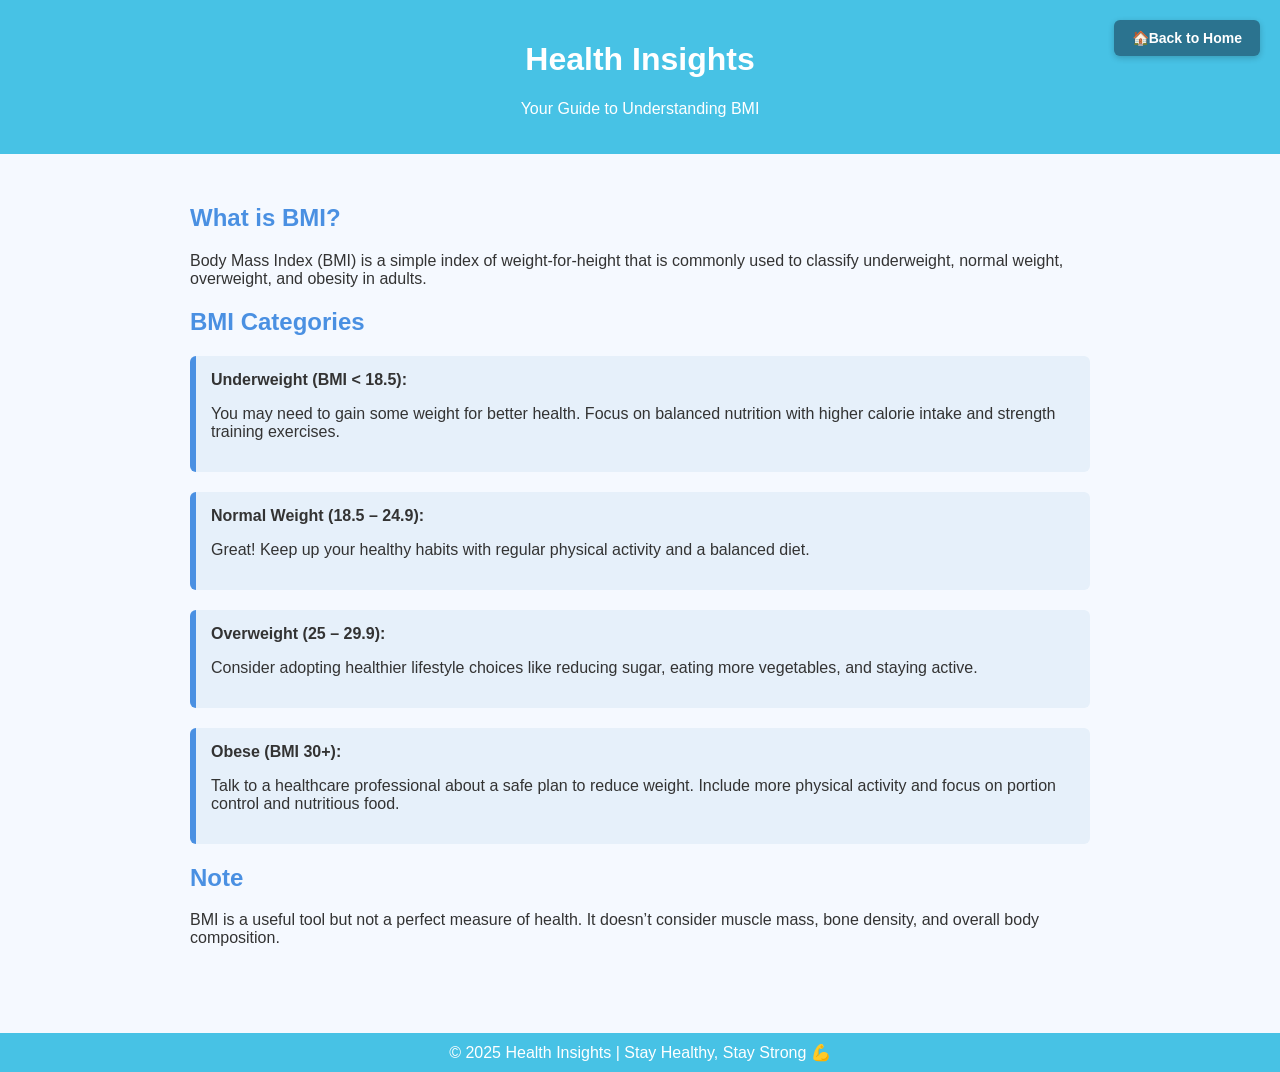
<file: health-insights.html>
<!DOCTYPE html>
<html lang="en">
<head>
  <meta charset="UTF-8">
  <title>Health Insights - BMI Guide</title>
  <style>
    body {
      font-family: Arial, sans-serif;
      background: #f5f9ff;
      color: #333;
      margin: 0;
      padding: 0;
    }
    header {
      background-color: #47c2e5;
      color: white;
      padding: 20px;
      text-align: center;
    }
    .container {
      padding: 30px;
      max-width: 900px;
      margin: auto;
    }
    h2 {
      color: #4a90e2;
    }
    .bmi-category {
      background-color: #e6f0fa;
      border-left: 6px solid #4a90e2;
      padding: 15px;
      margin-bottom: 20px;
      border-radius: 6px;
    }
    footer {
      background-color: #47c2e5;
      color: white;
      text-align: center;
      padding: 10px;
      margin-top: 40px;
    }
      .back-home-btn {
      position: absolute;
      top: 20px;
      right: 20px;
      padding: 10px 18px;
      background-color:rgb(43, 115, 143);
      color: white;
      text-decoration: none;
      border: none;
      border-radius: 6px;
      font-size: 14px;
      font-weight: 600;
      cursor: pointer;
      transition: background-color 0.3s ease;
      box-shadow: 0 2px 6px rgba(0, 0, 0, 0.2);
    }
    .back-home-btn:hover {
      background-color:rgb(194, 220, 242);
    }
  </style>
</head>
<body>
  <a href="index.html" class="back-home-btn">🏠Back to Home</a>
  <header>
    <h1>Health Insights</h1>
    <p>Your Guide to Understanding BMI</p>
  </header>

  <div class="container">
    <h2>What is BMI?</h2>
    <p>
      Body Mass Index (BMI) is a simple index of weight-for-height that is commonly used to classify underweight, normal weight, overweight, and obesity in adults.
    </p>

    <h2>BMI Categories</h2>

    <div class="bmi-category">
      <strong>Underweight (BMI &lt; 18.5):</strong>
      <p>You may need to gain some weight for better health. Focus on balanced nutrition with higher calorie intake and strength training exercises.</p>
    </div>

    <div class="bmi-category">
      <strong>Normal Weight (18.5 – 24.9):</strong>
      <p>Great! Keep up your healthy habits with regular physical activity and a balanced diet.</p>
    </div>

    <div class="bmi-category">
      <strong>Overweight (25 – 29.9):</strong>
      <p>Consider adopting healthier lifestyle choices like reducing sugar, eating more vegetables, and staying active.</p>
    </div>

    <div class="bmi-category">
      <strong>Obese (BMI 30+):</strong>
      <p>Talk to a healthcare professional about a safe plan to reduce weight. Include more physical activity and focus on portion control and nutritious food.</p>
    </div>

    <h2>Note</h2>
    <p>
      BMI is a useful tool but not a perfect measure of health. It doesn’t consider muscle mass, bone density, and overall body composition.
    </p>
  </div>

  <footer>
    &copy; 2025 Health Insights | Stay Healthy, Stay Strong 💪
  </footer>

</body>
</html>
</file>
<file: assets/css/main.css>
/**
* Template Name: Dewi
* Template URL: https://bootstrapmade.com/dewi-free-multi-purpose-html-template/
* Updated: Aug 07 2024 with Bootstrap v5.3.3
* Author: BootstrapMade.com
* License: https://bootstrapmade.com/license/
*/

/*--------------------------------------------------------------
# Font & Color Variables
# Help: https://bootstrapmade.com/color-system/
--------------------------------------------------------------*/
/* Fonts */
:root {
  --default-font: "Roboto",  system-ui, -apple-system, "Segoe UI", Roboto, "Helvetica Neue", Arial, "Noto Sans", "Liberation Sans", sans-serif, "Apple Color Emoji", "Segoe UI Emoji", "Segoe UI Symbol", "Noto Color Emoji";
  --heading-font: "Raleway",  sans-serif;
  --nav-font: "Inter",  sans-serif;
}

/* Global Colors - The following color variables are used throughout the website. Updating them here will change the color scheme of the entire website */
:root { 
  --background-color: #ffffff; /* Background color for the entire website, including individual sections */
  --default-color: #444444; /* Default color used for the majority of the text content across the entire website */
  --heading-color: #273d4e; /* Color for headings, subheadings and title throughout the website */
  --accent-color: #ff4a17; /* Accent color that represents your brand on the website. It's used for buttons, links, and other elements that need to stand out */
  --surface-color: #ffffff; /* The surface color is used as a background of boxed elements within sections, such as cards, icon boxes, or other elements that require a visual separation from the global background. */
  --contrast-color: #ffffff; /* Contrast color for text, ensuring readability against backgrounds of accent, heading, or default colors. */
}

/* Nav Menu Colors - The following color variables are used specifically for the navigation menu. They are separate from the global colors to allow for more customization options */
:root {
  --nav-color: #e5eaee;  /* The default color of the main navmenu links */
  --nav-hover-color: #ff4a17; /* Applied to main navmenu links when they are hovered over or active */
  --nav-mobile-background-color: #ffffff; /* Used as the background color for mobile navigation menu */
  --nav-dropdown-background-color: #ffffff; /* Used as the background color for dropdown items that appear when hovering over primary navigation items */
  --nav-dropdown-color: #444444; /* Used for navigation links of the dropdown items in the navigation menu. */
  --nav-dropdown-hover-color: #ff4a17; /* Similar to --nav-hover-color, this color is applied to dropdown navigation links when they are hovered over. */
}

/* Color Presets - These classes override global colors when applied to any section or element, providing reuse of the sam color scheme. */

.light-background {
  --background-color: #f1f4fa;
  --surface-color: #ffffff;
}

.dark-background {
  --background-color: #000910;
  --default-color: #ffffff;
  --heading-color: #ffffff;
  --surface-color: #28323a;
  --contrast-color: #ffffff;
}

/* Smooth scroll */
:root {
  scroll-behavior: smooth;
}

/*--------------------------------------------------------------
# General Styling & Shared Classes
--------------------------------------------------------------*/
body {
  color: var(--default-color);
  background-color: var(--background-color);
  font-family: var(--default-font);
}

a {
  color: var(--accent-color);
  text-decoration: none;
  transition: 0.3s;
}

a:hover {
  color: color-mix(in srgb, var(--accent-color), transparent 25%);
  text-decoration: none;
}

h1,
h2,
h3,
h4,
h5,
h6 {
  color: var(--heading-color);
  font-family: var(--heading-font);
}

/* PHP Email Form Messages
------------------------------*/
.php-email-form .error-message {
  display: none;
  background: #df1529;
  color: #ffffff;
  text-align: left;
  padding: 15px;
  margin-bottom: 24px;
  font-weight: 600;
}

.php-email-form .sent-message {
  display: none;
  color: #ffffff;
  background: #059652;
  text-align: center;
  padding: 15px;
  margin-bottom: 24px;
  font-weight: 600;
}

.php-email-form .loading {
  display: none;
  background: var(--surface-color);
  text-align: center;
  padding: 15px;
  margin-bottom: 24px;
}

.php-email-form .loading:before {
  content: "";
  display: inline-block;
  border-radius: 50%;
  width: 24px;
  height: 24px;
  margin: 0 10px -6px 0;
  border: 3px solid var(--accent-color);
  border-top-color: var(--surface-color);
  animation: php-email-form-loading 1s linear infinite;
}

@keyframes php-email-form-loading {
  0% {
    transform: rotate(0deg);
  }

  100% {
    transform: rotate(360deg);
  }
}

/* Pulsating Play Button
------------------------------*/
.pulsating-play-btn {
  width: 94px;
  height: 94px;
  background: radial-gradient(var(--accent-color) 50%, color-mix(in srgb, var(--accent-color), transparent 75%) 52%);
  border-radius: 50%;
  display: block;
  position: relative;
  overflow: hidden;
}

.pulsating-play-btn:before {
  content: "";
  position: absolute;
  width: 120px;
  height: 120px;
  animation-delay: 0s;
  animation: pulsate-play-btn 2s;
  animation-direction: forwards;
  animation-iteration-count: infinite;
  animation-timing-function: steps;
  opacity: 1;
  border-radius: 50%;
  border: 5px solid color-mix(in srgb, var(--accent-color), transparent 30%);
  top: -15%;
  left: -15%;
  background: rgba(198, 16, 0, 0);
}

.pulsating-play-btn:after {
  content: "";
  position: absolute;
  left: 50%;
  top: 50%;
  transform: translateX(-40%) translateY(-50%);
  width: 0;
  height: 0;
  border-top: 10px solid transparent;
  border-bottom: 10px solid transparent;
  border-left: 15px solid #fff;
  z-index: 100;
  transition: all 400ms cubic-bezier(0.55, 0.055, 0.675, 0.19);
}

.pulsating-play-btn:hover:before {
  content: "";
  position: absolute;
  left: 50%;
  top: 50%;
  transform: translateX(-40%) translateY(-50%);
  width: 0;
  height: 0;
  border: none;
  border-top: 10px solid transparent;
  border-bottom: 10px solid transparent;
  border-left: 15px solid #fff;
  z-index: 200;
  animation: none;
  border-radius: 0;
}

.pulsating-play-btn:hover:after {
  border-left: 15px solid var(--accent-color);
  transform: scale(20);
}

@keyframes pulsate-play-btn {
  0% {
    transform: scale(0.6, 0.6);
    opacity: 1;
  }

  100% {
    transform: scale(1, 1);
    opacity: 0;
  }
}

/*--------------------------------------------------------------
# Global Header
--------------------------------------------------------------*/
.header {
  --background-color: rgba(0, 0, 0, 0);
  --default-color: #ffffff;
  --heading-color: #ffffff;
  color: var(--default-color);
  background-color: var(--background-color);
  padding: 20px 0;
  transition: all 0.5s;
  z-index: 997;
}

.header .logo {
  line-height: 1;
}

.header .logo img {
  max-height: 36px;
  margin-right: 8px;
}

.header .logo h1 {
  font-size: 30px;
  margin: 0;
  font-weight: 700;
  color: var(--heading-color);
}

.header .cta-btn,
.header .cta-btn:focus {
  color: var(--contrast-color);
  font-size: 13px;
  padding: 7px 25px;
  margin: 0 0 0 30px;
  border-radius: 4px;
  transition: 0.3s;
  text-transform: uppercase;
  border: 2px solid var(--contrast-color);
}

.header .cta-btn:hover,
.header .cta-btn:focus:hover {
  color: var(--contrast-color);
  background: var(--accent-color);
  border-color: var(--accent-color);
}

@media (max-width: 1200px) {
  .header .logo {
    order: 1;
  }

  .header .cta-btn {
    order: 2;
    margin: 0 15px 0 0;
    padding: 6px 15px;
  }

  .header .navmenu {
    order: 3;
  }
}

.scrolled .header {
  box-shadow: 0px 0 18px rgba(0, 0, 0, 0.1);
}

/* Global Header on Scroll
------------------------------*/
.scrolled .header {
  --background-color: rgba(21, 34, 43, 0.85);
}

/*--------------------------------------------------------------
# Navigation Menu
--------------------------------------------------------------*/
/* Desktop Navigation */
@media (min-width: 1200px) {
  .navmenu {
    padding: 0;
  }

  .navmenu ul {
    margin: 0;
    padding: 0;
    display: flex;
    list-style: none;
    align-items: center;
  }

  .navmenu li {
    position: relative;
  }

  .navmenu>ul>li {
    white-space: nowrap;
    padding: 15px 14px;
  }

  .navmenu>ul>li:last-child {
    padding-right: 0;
  }

  .navmenu a,
  .navmenu a:focus {
    color: var(--nav-color);
    font-size: 13px;
    padding: 0 2px;
    font-family: var(--nav-font);
    font-weight: 500;
    display: flex;
    align-items: center;
    justify-content: space-between;
    white-space: nowrap;
    transition: 0.3s;
    position: relative;
    text-transform: uppercase;
  }

  .navmenu a i,
  .navmenu a:focus i {
    font-size: 12px;
    line-height: 0;
    margin-left: 5px;
    transition: 0.3s;
  }

  .navmenu>ul>li>a:before {
    content: "";
    position: absolute;
    height: 2px;
    bottom: -6px;
    left: 0;
    background-color: var(--nav-hover-color);
    visibility: hidden;
    width: 0px;
    transition: all 0.3s ease-in-out 0s;
  }

  .navmenu a:hover:before,
  .navmenu li:hover>a:before,
  .navmenu .active:before {
    visibility: visible;
    width: 100%;
  }

  .navmenu li:hover>a,
  .navmenu .active,
  .navmenu .active:focus {
    color: color-mix(in srgb, var(--nav-color) 90%, white 15%);
  }

  .navmenu .dropdown ul {
    margin: 0;
    padding: 10px 0;
    background: var(--nav-dropdown-background-color);
    display: block;
    position: absolute;
    visibility: hidden;
    left: 14px;
    top: 130%;
    opacity: 0;
    transition: 0.3s;
    border-radius: 4px;
    z-index: 99;
    box-shadow: 0px 0px 30px rgba(0, 0, 0, 0.1);
  }

  .navmenu .dropdown ul li {
    min-width: 200px;
  }

  .navmenu .dropdown ul a {
    padding: 10px 20px;
    font-size: 15px;
    text-transform: none;
    color: var(--nav-dropdown-color);
  }

  .navmenu .dropdown ul a i {
    font-size: 12px;
  }

  .navmenu .dropdown ul a:hover,
  .navmenu .dropdown ul .active:hover,
  .navmenu .dropdown ul li:hover>a {
    color: var(--nav-dropdown-hover-color);
  }

  .navmenu .dropdown:hover>ul {
    opacity: 1;
    top: 100%;
    visibility: visible;
  }

  .navmenu .dropdown .dropdown ul {
    top: 0;
    left: -90%;
    visibility: hidden;
  }

  .navmenu .dropdown .dropdown:hover>ul {
    opacity: 1;
    top: 0;
    left: -100%;
    visibility: visible;
  }
}

/* Mobile Navigation */
@media (max-width: 1199px) {
  .mobile-nav-toggle {
    color: var(--nav-color);
    font-size: 28px;
    line-height: 0;
    margin-right: 10px;
    cursor: pointer;
    transition: color 0.3s;
  }

  .navmenu {
    padding: 0;
    z-index: 9997;
  }

  .navmenu ul {
    display: none;
    list-style: none;
    position: absolute;
    inset: 60px 20px 20px 20px;
    padding: 10px 0;
    margin: 0;
    border-radius: 6px;
    background-color: var(--nav-mobile-background-color);
    border: 1px solid color-mix(in srgb, var(--default-color), transparent 90%);
    box-shadow: none;
    overflow-y: auto;
    transition: 0.3s;
    z-index: 9998;
  }

  .navmenu a,
  .navmenu a:focus {
    color: var(--nav-dropdown-color);
    padding: 10px 20px;
    font-family: var(--nav-font);
    font-size: 17px;
    font-weight: 500;
    display: flex;
    align-items: center;
    justify-content: space-between;
    white-space: nowrap;
    transition: 0.3s;
  }

  .navmenu a i,
  .navmenu a:focus i {
    font-size: 12px;
    line-height: 0;
    margin-left: 5px;
    width: 30px;
    height: 30px;
    display: flex;
    align-items: center;
    justify-content: center;
    border-radius: 50%;
    transition: 0.3s;
    background-color: color-mix(in srgb, var(--accent-color), transparent 90%);
  }

  .navmenu a i:hover,
  .navmenu a:focus i:hover {
    background-color: var(--accent-color);
    color: var(--contrast-color);
  }

  .navmenu a:hover,
  .navmenu .active,
  .navmenu .active:focus {
    color: var(--nav-dropdown-hover-color);
  }

  .navmenu .active i,
  .navmenu .active:focus i {
    background-color: var(--accent-color);
    color: var(--contrast-color);
    transform: rotate(180deg);
  }

  .navmenu .dropdown ul {
    position: static;
    display: none;
    z-index: 99;
    padding: 10px 0;
    margin: 10px 20px;
    background-color: var(--nav-dropdown-background-color);
    transition: all 0.5s ease-in-out;
  }

  .navmenu .dropdown ul ul {
    background-color: rgba(33, 37, 41, 0.1);
  }

  .navmenu .dropdown>.dropdown-active {
    display: block;
    background-color: rgba(33, 37, 41, 0.03);
  }

  .mobile-nav-active {
    overflow: hidden;
  }

  .mobile-nav-active .mobile-nav-toggle {
    color: #fff;
    position: absolute;
    font-size: 32px;
    top: 15px;
    right: 15px;
    margin-right: 0;
    z-index: 9999;
  }

  .mobile-nav-active .navmenu {
    position: fixed;
    overflow: hidden;
    inset: 0;
    background: rgba(33, 37, 41, 0.8);
    transition: 0.3s;
  }

  .mobile-nav-active .navmenu>ul {
    display: block;
  }
}

/*--------------------------------------------------------------
# Global Footer
--------------------------------------------------------------*/
.footer {
  color: var(--default-color);
  background-color: var(--background-color);
  font-size: 14px;
  position: relative;
}

.footer .footer-top {
  padding-top: 50px;
  border-top: 1px solid color-mix(in srgb, var(--default-color), transparent 90%);
}

.footer .footer-about .logo {
  line-height: 1;
  margin-bottom: 25px;
}

.footer .footer-about .logo img {
  max-height: 40px;
  margin-right: 6px;
}

.footer .footer-about .logo span {
  font-size: 26px;
  font-weight: 700;
  letter-spacing: 1px;
  font-family: var(--heading-font);
  color: var(--heading-color);
}

.footer .footer-about p {
  font-size: 14px;
  font-family: var(--heading-font);
}

.footer .social-links a {
  display: flex;
  align-items: center;
  justify-content: center;
  width: 40px;
  height: 40px;
  border-radius: 50%;
  border: 1px solid color-mix(in srgb, var(--default-color), transparent 50%);
  font-size: 16px;
  color: color-mix(in srgb, var(--default-color), transparent 30%);
  margin-right: 10px;
  transition: 0.3s;
}

.footer .social-links a:hover {
  color: var(--accent-color);
  border-color: var(--accent-color);
}

.footer h4 {
  font-size: 16px;
  font-weight: bold;
  position: relative;
  padding-bottom: 12px;
}

.footer .footer-links {
  margin-bottom: 30px;
}

.footer .footer-links ul {
  list-style: none;
  padding: 0;
  margin: 0;
}

.footer .footer-links ul i {
  padding-right: 3px;
  font-size: 13px;
  line-height: 0;
  color: var(--accent-color);
}

.footer .footer-links ul li {
  padding: 10px 0;
  display: flex;
  align-items: center;
}

.footer .footer-links ul li:first-child {
  padding-top: 0;
}

.footer .footer-links ul a {
  color: color-mix(in srgb, var(--default-color), transparent 30%);
  display: inline-block;
  line-height: 1;
}

.footer .footer-links ul a:hover {
  color: var(--accent-color);
}

.footer .footer-contact p {
  margin-bottom: 5px;
}

.footer .footer-newsletter .newsletter-form {
  margin-top: 30px;
  margin-bottom: 15px;
  padding: 6px 8px;
  position: relative;
  border-radius: 4px;
  border: 1px solid color-mix(in srgb, var(--default-color), transparent 80%);
  display: flex;
  background-color: var(--background-color);
  transition: 0.3s;
}

.footer .footer-newsletter .newsletter-form:focus-within {
  border-color: var(--accent-color);
}

.footer .footer-newsletter .newsletter-form input[type=email] {
  border: 0;
  padding: 4px;
  width: 100%;
  background-color: var(--background-color);
  color: var(--default-color);
}

.footer .footer-newsletter .newsletter-form input[type=email]:focus-visible {
  outline: none;
}

.footer .footer-newsletter .newsletter-form input[type=submit] {
  border: 0;
  font-size: 16px;
  padding: 0 20px;
  margin: -7px -8px -7px 0;
  background: var(--accent-color);
  color: var(--contrast-color);
  transition: 0.3s;
  border-radius: 0 4px 4px 0;
}

.footer .footer-newsletter .newsletter-form input[type=submit]:hover {
  background: color-mix(in srgb, var(--accent-color), transparent 20%);
}

.footer .copyright {
  padding: 25px 0;
  border-top: 1px solid color-mix(in srgb, var(--default-color), transparent 90%);
}

.footer .copyright p {
  margin-bottom: 0;
}

.footer .credits {
  margin-top: 6px;
  font-size: 13px;
}

/*--------------------------------------------------------------
# Preloader
--------------------------------------------------------------*/
#preloader {
  position: fixed;
  inset: 0;
  z-index: 999999;
  overflow: hidden;
  background: var(--background-color);
  transition: all 0.6s ease-out;
}

#preloader:before {
  content: "";
  position: fixed;
  top: calc(50% - 30px);
  left: calc(50% - 30px);
  border: 6px solid #ffffff;
  border-color: var(--accent-color) transparent var(--accent-color) transparent;
  border-radius: 50%;
  width: 60px;
  height: 60px;
  animation: animate-preloader 1.5s linear infinite;
}

@keyframes animate-preloader {
  0% {
    transform: rotate(0deg);
  }

  100% {
    transform: rotate(360deg);
  }
}

/*--------------------------------------------------------------
# Scroll Top Button
--------------------------------------------------------------*/
.scroll-top {
  position: fixed;
  visibility: hidden;
  opacity: 0;
  right: 15px;
  bottom: 15px;
  z-index: 99999;
  background-color: var(--accent-color);
  width: 40px;
  height: 40px;
  border-radius: 4px;
  transition: all 0.4s;
}

.scroll-top i {
  font-size: 24px;
  color: var(--contrast-color);
  line-height: 0;
}

.scroll-top:hover {
  background-color: color-mix(in srgb, var(--accent-color), transparent 20%);
  color: var(--contrast-color);
}

.scroll-top.active {
  visibility: visible;
  opacity: 1;
}

/*--------------------------------------------------------------
# Disable aos animation delay on mobile devices
--------------------------------------------------------------*/
@media screen and (max-width: 768px) {
  [data-aos-delay] {
    transition-delay: 0 !important;
  }
}

/*--------------------------------------------------------------
# Global Page Titles & Breadcrumbs
--------------------------------------------------------------*/
.page-title {
  color: var(--default-color);
  background-color: var(--background-color);
  background-size: cover;
  background-position: center;
  background-repeat: no-repeat;
  padding: 160px 0 80px 0;
  text-align: center;
  position: relative;
}

.page-title:before {
  content: "";
  background: color-mix(in srgb, var(--background-color), transparent 30%);
  position: absolute;
  inset: 0;
}

.page-title h1 {
  font-size: 42px;
  font-weight: 700;
  margin-bottom: 10px;
}

.page-title .breadcrumbs ol {
  display: flex;
  flex-wrap: wrap;
  list-style: none;
  justify-content: center;
  padding: 0;
  margin: 0;
  font-size: 16px;
  font-weight: 400;
}

.page-title .breadcrumbs ol li+li {
  padding-left: 10px;
}

.page-title .breadcrumbs ol li+li::before {
  content: "/";
  display: inline-block;
  padding-right: 10px;
  color: color-mix(in srgb, var(--default-color), transparent 50%);
}

/*--------------------------------------------------------------
# Global Sections
--------------------------------------------------------------*/
section,
.section {
  color: var(--default-color);
  background-color: var(--background-color);
  padding: 60px 0;
  scroll-margin-top: 90px;
  overflow: clip;
}

@media (max-width: 1199px) {

  section,
  .section {
    scroll-margin-top: 76px;
  }
}

/*--------------------------------------------------------------
# Global Section Titles
--------------------------------------------------------------*/
.section-title {
  padding-bottom: 60px;
  position: relative;
}

.section-title h2 {
  font-size: 14px;
  font-weight: 500;
  padding: 0;
  line-height: 1px;
  margin: 0;
  letter-spacing: 1.5px;
  text-transform: uppercase;
  color: color-mix(in srgb, var(--default-color), transparent 50%);
  position: relative;
}

.section-title h2::after {
  content: "";
  width: 120px;
  height: 1px;
  display: inline-block;
  background: var(--accent-color);
  margin: 4px 10px;
}

.section-title p {
  color: var(--heading-color);
  margin: 0;
  font-size: 36px;
  font-weight: 800;
  text-transform: uppercase;
  font-family: var(--heading-font);
}

@media (max-width: 768px) {
  .section-title p {
    font-size: 24px;
  }
}

/*--------------------------------------------------------------
# Hero Section
--------------------------------------------------------------*/
.hero {
  width: 100%;
  min-height: 100vh;
  position: relative;
  padding: 80px 0;
  display: flex;
  align-items: center;
  justify-content: center;
}

.hero img {
  position: absolute;
  inset: 0;
  display: block;
  width: 100%;
  height: 100%;
  object-fit: cover;
  z-index: 1;
}

.hero:before {
  content: "";
  background: color-mix(in srgb, var(--background-color), transparent 30%);
  position: absolute;
  inset: 0;
  z-index: 2;
}

.hero .container {
  position: relative;
  z-index: 3;
}

.hero h2 {
  margin: 0;
  font-size: 48px;
  font-weight: 700;
  text-transform: uppercase;
}

.hero p {
  color: color-mix(in srgb, var(--default-color), transparent 20%);
  margin: 10px 0 0 0;
  font-size: 24px;
}

.hero .btn-get-started {
  background: var(--accent-color);
  color: var(--contrast-color);
  font-weight: 400;
  font-size: 14px;
  letter-spacing: 1px;
  display: inline-block;
  padding: 10px 30px;
  border-radius: 4px;
  transition: 0.3s;
  text-transform: uppercase;
}

.hero .btn-get-started:hover {
  background: color-mix(in srgb, var(--accent-color), transparent 20%);
}

.hero .btn-watch-video {
  font-size: 16px;
  transition: 0.5s;
  margin-left: 25px;
  font-weight: 400;
  color: var(--default-color);
}

.hero .btn-watch-video i {
  color: var(--accent-color);
  font-size: 32px;
  transition: 0.3s;
  line-height: 0;
  margin-right: 8px;
}

.hero .btn-watch-video:hover {
  color: var(--accent-color);
}

.hero .btn-watch-video:hover i {
  color: color-mix(in srgb, var(--accent-color), transparent 20%);
}

@media (max-width: 768px) {
  .hero h2 {
    font-size: 32px;
  }

  .hero p {
    font-size: 18px;
  }
}

/*--------------------------------------------------------------
# About Section
--------------------------------------------------------------*/
.about h3 {
  font-weight: 700;
  font-size: 28px;
  margin-bottom: 20px;
}

.about .fst-italic {
  color: color-mix(in srgb, var(--default-color), var(--contrast-color) 50%);
}

.about .content ul {
  list-style: none;
  padding: 0;
}

.about .content ul li {
  padding: 0 0 10px 30px;
  position: relative;
}

.about .content ul i {
  position: absolute;
  font-size: 20px;
  left: 0;
  top: -3px;
  color: var(--accent-color);
}

.about .content p:last-child {
  margin-bottom: 0;
}

.about .pulsating-play-btn {
  position: absolute;
  left: calc(50% - 47px);
  top: calc(50% - 47px);
}

/*--------------------------------------------------------------
# Stats Section
--------------------------------------------------------------*/
.stats .stats-item {
  background-color: var(--surface-color);
  box-shadow: 0px 0 30px rgba(0, 0, 0, 0.1);
  padding: 30px;
}

.stats .stats-item i {
  color: var(--accent-color);
  font-size: 42px;
  line-height: 0;
  margin-right: 20px;
}

.stats .stats-item span {
  color: var(--heading-color);
  font-size: 36px;
  display: block;
  font-weight: 600;
}

.stats .stats-item p {
  padding: 0;
  margin: 0;
  font-family: var(--heading-font);
  font-size: 16px;
}

/*--------------------------------------------------------------
# Services Section
--------------------------------------------------------------*/
.services .img {
  border-radius: 8px;
  overflow: hidden;
}

.services .img img {
  transition: 0.6s;
}

.services .details {
  background: color-mix(in srgb, var(--surface-color), transparent 5%);
  padding: 50px 30px;
  margin: -100px 30px 0 30px;
  transition: all ease-in-out 0.3s;
  position: relative;
  text-align: center;
  border-radius: 8px;
  box-shadow: 0px 0 25px rgba(0, 0, 0, 0.1);
}

.services .details .icon {
  margin: 0;
  width: 72px;
  height: 72px;
  background: var(--accent-color);
  color: var(--contrast-color);
  border: 6px solid var(--contrast-color);
  border-radius: 50px;
  display: flex;
  align-items: center;
  justify-content: center;
  margin-bottom: 20px;
  font-size: 28px;
  transition: ease-in-out 0.3s;
  position: absolute;
  top: -36px;
  left: calc(50% - 36px);
}

.services .details h3 {
  font-weight: 700;
  margin: 10px 0 15px 0;
  font-size: 22px;
  transition: ease-in-out 0.3s;
}

.services .details p {
  color: color-mix(in srgb, var(--default-color), transparent 10%);
  line-height: 24px;
  font-size: 14px;
  margin-bottom: 0;
}

.services .service-item:hover .details h3 {
  color: var(--accent-color);
}

.services .service-item:hover .details .icon {
  background: var(--surface-color);
  border: 2px solid var(--accent-color);
}

.services .service-item:hover .details .icon i {
  color: var(--accent-color);
}

.services .service-item:hover .img img {
  transform: scale(1.2);
}

/*--------------------------------------------------------------
# Clients Section
--------------------------------------------------------------*/
.clients {
  padding: 20px 0;
}

.clients .client-logo {
  display: flex;
  justify-content: center;
  align-items: center;
  overflow: hidden;
}

.clients .client-logo img {
  padding: 20px 40px;
  max-width: 90%;
  transition: 0.3s;
  opacity: 0.5;
  filter: grayscale(100);
}

.clients .client-logo img:hover {
  filter: none;
  opacity: 1;
}

@media (max-width: 640px) {
  .clients .client-logo img {
    padding: 20px;
  }
}

/*--------------------------------------------------------------
# Features Section
--------------------------------------------------------------*/
.features .nav-tabs {
  border: 0;
}

.features .nav-link {
  background-color: var(--surface-color);
  color: var(--heading-color);
  border: 1px solid color-mix(in srgb, var(--default-color), transparent 85%);
  padding: 15px 20px;
  transition: 0.3s;
  border-radius: 0;
  display: flex;
  align-items: center;
  justify-content: center;
  cursor: pointer;
  height: 100%;
}

.features .nav-link i {
  padding-right: 15px;
  font-size: 48px;
}

.features .nav-link h4 {
  font-size: 18px;
  font-weight: 600;
  margin: 0;
}

.features .nav-link:hover {
  color: var(--accent-color);
  border-color: var(--accent-color);
}

.features .nav-link.active {
  background: var(--accent-color);
  color: var(--contrast-color);
  border-color: var(--accent-color);
}

.features .nav-link.active h4 {
  color: var(--contrast-color);
}

@media (max-width: 768px) {
  .features .nav-link i {
    padding: 0;
    line-height: 1;
    font-size: 36px;
  }
}

@media (max-width: 575px) {
  .features .nav-link {
    padding: 15px;
  }

  .features .nav-link i {
    font-size: 24px;
  }
}

.features .tab-content {
  margin-top: 30px;
}

.features .tab-pane h3 {
  color: var(--heading-color);
  font-weight: 700;
  font-size: 26px;
}

.features .tab-pane ul {
  list-style: none;
  padding: 0;
}

.features .tab-pane ul li {
  padding-bottom: 10px;
}

.features .tab-pane ul i {
  font-size: 20px;
  padding-right: 4px;
  color: var(--accent-color);
}

.features .tab-pane p:last-child {
  margin-bottom: 0;
}

/*--------------------------------------------------------------
# Services 2 Section
--------------------------------------------------------------*/
.services-2 .service-item {
  background-color: var(--surface-color);
  padding: 30px;
  border: 1px solid color-mix(in srgb, var(--default-color), transparent 85%);
  transition: 0.3s;
}

.services-2 .service-item .icon {
  font-size: 36px;
  line-height: 0;
  margin-right: 30px;
  color: var(--accent-color);
}

.services-2 .service-item .title {
  font-weight: 700;
  margin-bottom: 15px;
  font-size: 20px;
}

.services-2 .service-item .title a {
  color: var(--heading-color);
}

.services-2 .service-item .description {
  line-height: 24px;
  font-size: 14px;
  margin: 0;
}

.services-2 .service-item:hover {
  border-color: var(--accent-color);
}

.services-2 .service-item:hover .title a {
  color: var(--accent-color);
}

/*--------------------------------------------------------------
# Testimonials Section
--------------------------------------------------------------*/
.testimonials {
  padding: 80px 0;
  position: relative;
}

.testimonials:before {
  content: "";
  background: color-mix(in srgb, var(--background-color), transparent 30%);
  position: absolute;
  inset: 0;
  z-index: 2;
}

.testimonials .testimonials-bg {
  position: absolute;
  inset: 0;
  display: block;
  width: 100%;
  height: 100%;
  object-fit: cover;
  z-index: 1;
}

.testimonials .container {
  position: relative;
  z-index: 3;
}

.testimonials .testimonials-carousel,
.testimonials .testimonials-slider {
  overflow: hidden;
}

.testimonials .testimonial-item {
  text-align: center;
}

.testimonials .testimonial-item .testimonial-img {
  width: 100px;
  border-radius: 50%;
  border: 6px solid color-mix(in srgb, var(--default-color), transparent 85%);
  margin: 0 auto;
}

.testimonials .testimonial-item h3 {
  font-size: 20px;
  font-weight: bold;
  margin: 10px 0 5px 0;
}

.testimonials .testimonial-item h4 {
  font-size: 14px;
  margin: 0 0 15px 0;
  color: color-mix(in srgb, var(--default-color), transparent 40%);
}

.testimonials .testimonial-item .stars {
  margin-bottom: 15px;
}

.testimonials .testimonial-item .stars i {
  color: #ffc107;
  margin: 0 1px;
}

.testimonials .testimonial-item .quote-icon-left,
.testimonials .testimonial-item .quote-icon-right {
  color: color-mix(in srgb, var(--default-color), transparent 40%);
  font-size: 26px;
  line-height: 0;
}

.testimonials .testimonial-item .quote-icon-left {
  display: inline-block;
  left: -5px;
  position: relative;
}

.testimonials .testimonial-item .quote-icon-right {
  display: inline-block;
  right: -5px;
  position: relative;
  top: 10px;
  transform: scale(-1, -1);
}

.testimonials .testimonial-item p {
  font-style: italic;
  margin: 0 auto 15px auto;
}

.testimonials .swiper-wrapper {
  height: auto;
}

.testimonials .swiper-pagination {
  margin-top: 20px;
  position: relative;
}

.testimonials .swiper-pagination .swiper-pagination-bullet {
  width: 12px;
  height: 12px;
  background-color: color-mix(in srgb, var(--default-color), transparent 50%);
  opacity: 0.5;
}

.testimonials .swiper-pagination .swiper-pagination-bullet-active {
  background-color: var(--default-color);
  opacity: 1;
}

@media (min-width: 992px) {
  .testimonials .testimonial-item p {
    width: 80%;
  }
}

/*--------------------------------------------------------------
# Portfolio Section
--------------------------------------------------------------*/
.portfolio .portfolio-filters {
  padding: 0;
  margin: 0 auto 20px auto;
  list-style: none;
  text-align: center;
}

.portfolio .portfolio-filters li {
  cursor: pointer;
  display: inline-block;
  padding: 0;
  font-size: 18px;
  font-weight: 500;
  margin: 0 10px;
  line-height: 1;
  margin-bottom: 5px;
  transition: all 0.3s ease-in-out;
}

.portfolio .portfolio-filters li:hover,
.portfolio .portfolio-filters li.filter-active {
  color: var(--accent-color);
}

.portfolio .portfolio-filters li:first-child {
  margin-left: 0;
}

.portfolio .portfolio-filters li:last-child {
  margin-right: 0;
}

@media (max-width: 575px) {
  .portfolio .portfolio-filters li {
    font-size: 14px;
    margin: 0 5px;
  }
}

.portfolio .portfolio-content {
  position: relative;
  overflow: hidden;
}

.portfolio .portfolio-content img {
  transition: 0.3s;
}

.portfolio .portfolio-content .portfolio-info {
  opacity: 0;
  position: absolute;
  inset: 0;
  z-index: 3;
  transition: all ease-in-out 0.3s;
  background: rgba(0, 0, 0, 0.6);
  padding: 15px;
}

.portfolio .portfolio-content .portfolio-info h4 {
  font-size: 14px;
  padding: 5px 10px;
  font-weight: 400;
  color: #ffffff;
  display: inline-block;
  background-color: var(--accent-color);
}

.portfolio .portfolio-content .portfolio-info p {
  position: absolute;
  bottom: 10px;
  text-align: center;
  display: inline-block;
  left: 0;
  right: 0;
  font-size: 16px;
  font-weight: 600;
  color: rgba(255, 255, 255, 0.8);
}

.portfolio .portfolio-content .portfolio-info .preview-link,
.portfolio .portfolio-content .portfolio-info .details-link {
  position: absolute;
  left: calc(50% - 40px);
  font-size: 26px;
  top: calc(50% - 14px);
  color: #fff;
  transition: 0.3s;
  line-height: 1.2;
}

.portfolio .portfolio-content .portfolio-info .preview-link:hover,
.portfolio .portfolio-content .portfolio-info .details-link:hover {
  color: var(--accent-color);
}

.portfolio .portfolio-content .portfolio-info .details-link {
  left: 50%;
  font-size: 34px;
  line-height: 0;
}

.portfolio .portfolio-content:hover .portfolio-info {
  opacity: 1;
}

.portfolio .portfolio-content:hover img {
  transform: scale(1.1);
}

/*--------------------------------------------------------------
# Team Section
--------------------------------------------------------------*/
.team .member {
  position: relative;
}

.team .member .pic {
  overflow: hidden;
  margin-bottom: 50px;
}

.team .member .member-info {
  background-color: var(--surface-color);
  color: color-mix(in srgb, var(--default-color), transparent 20%);
  box-shadow: 0px 2px 15px rgba(0, 0, 0, 0.1);
  position: absolute;
  bottom: -50px;
  left: 20px;
  right: 20px;
  padding: 20px 15px;
  overflow: hidden;
  transition: 0.5s;
}

.team .member h4 {
  font-weight: 700;
  margin-bottom: 10px;
  font-size: 16px;
  position: relative;
  padding-bottom: 10px;
}

.team .member h4::after {
  content: "";
  position: absolute;
  display: block;
  width: 50px;
  height: 1px;
  background: color-mix(in srgb, var(--default-color), transparent 60%);
  bottom: 0;
  left: 0;
}

.team .member span {
  font-style: italic;
  display: block;
  font-size: 13px;
}

.team .member .social {
  position: absolute;
  right: 15px;
  bottom: 15px;
}

.team .member .social a {
  transition: color 0.3s;
  color: color-mix(in srgb, var(--default-color), transparent 70%);
}

.team .member .social a:hover {
  color: var(--accent-color);
}

.team .member .social i {
  font-size: 16px;
  margin: 0 2px;
}

/*--------------------------------------------------------------
# Contact Section
--------------------------------------------------------------*/
.contact .info-item {
  background-color: var(--surface-color);
  box-shadow: 0px 0px 20px rgba(0, 0, 0, 0.1);
  padding: 24px 0 30px 0;
}

.contact .info-item i {
  font-size: 20px;
  color: var(--accent-color);
  width: 56px;
  height: 56px;
  font-size: 24px;
  display: flex;
  justify-content: center;
  align-items: center;
  border-radius: 4px;
  transition: all 0.3s ease-in-out;
  border-radius: 50%;
  border: 2px dotted color-mix(in srgb, var(--accent-color), transparent 40%);
}

.contact .info-item h3 {
  font-size: 20px;
  color: color-mix(in srgb, var(--default-color), transparent 20%);
  font-size: 18px;
  font-weight: 700;
  margin: 10px 0;
}

.contact .info-item p {
  padding: 0;
  margin-bottom: 0;
  font-size: 14px;
}

.contact .php-email-form {
  background-color: var(--surface-color);
  box-shadow: 0px 0px 20px rgba(0, 0, 0, 0.1);
  height: 100%;
  padding: 30px;
}

@media (max-width: 575px) {
  .contact .php-email-form {
    padding: 20px;
  }
}

.contact .php-email-form input[type=text],
.contact .php-email-form input[type=email],
.contact .php-email-form textarea {
  font-size: 14px;
  padding: 10px 15px;
  box-shadow: none;
  border-radius: 0;
  color: var(--default-color);
  background-color: var(--surface-color);
  border-color: color-mix(in srgb, var(--default-color), transparent 80%);
}

.contact .php-email-form input[type=text]:focus,
.contact .php-email-form input[type=email]:focus,
.contact .php-email-form textarea:focus {
  border-color: var(--accent-color);
}

.contact .php-email-form input[type=text]::placeholder,
.contact .php-email-form input[type=email]::placeholder,
.contact .php-email-form textarea::placeholder {
  color: color-mix(in srgb, var(--default-color), transparent 70%);
}

.contact .php-email-form button[type=submit] {
  color: var(--contrast-color);
  background: var(--accent-color);
  border: 0;
  padding: 10px 30px;
  transition: 0.4s;
  border-radius: 50px;
}

.contact .php-email-form button[type=submit]:hover {
  background: color-mix(in srgb, var(--accent-color), transparent 20%);
}

/*--------------------------------------------------------------
# Portfolio Details Section
--------------------------------------------------------------*/
.portfolio-details .portfolio-details-slider img {
  width: 100%;
}

.portfolio-details .portfolio-details-slider .swiper-pagination {
  margin-top: 20px;
  position: relative;
}

.portfolio-details .portfolio-details-slider .swiper-pagination .swiper-pagination-bullet {
  width: 12px;
  height: 12px;
  background-color: color-mix(in srgb, var(--default-color), transparent 85%);
  opacity: 1;
}

.portfolio-details .portfolio-details-slider .swiper-pagination .swiper-pagination-bullet-active {
  background-color: var(--accent-color);
}

.portfolio-details .portfolio-info {
  background-color: var(--surface-color);
  padding: 30px;
  box-shadow: 0px 0 30px rgba(0, 0, 0, 0.1);
}

.portfolio-details .portfolio-info h3 {
  font-size: 22px;
  font-weight: 700;
  margin-bottom: 20px;
  padding-bottom: 20px;
  border-bottom: 1px solid color-mix(in srgb, var(--default-color), transparent 85%);
}

.portfolio-details .portfolio-info ul {
  list-style: none;
  padding: 0;
  font-size: 15px;
}

.portfolio-details .portfolio-info ul li+li {
  margin-top: 10px;
}

.portfolio-details .portfolio-description {
  padding-top: 30px;
}

.portfolio-details .portfolio-description h2 {
  font-size: 26px;
  font-weight: 700;
  margin-bottom: 20px;
}

.portfolio-details .portfolio-description p {
  padding: 0;
  color: color-mix(in srgb, var(--default-color), transparent 30%);
}

/*--------------------------------------------------------------
# Service Details Section
--------------------------------------------------------------*/
.service-details .services-list {
  background-color: var(--surface-color);
  padding: 10px 30px;
  border: 1px solid color-mix(in srgb, var(--default-color), transparent 90%);
  margin-bottom: 20px;
}

.service-details .services-list a {
  display: block;
  line-height: 1;
  padding: 8px 0 8px 15px;
  border-left: 3px solid color-mix(in srgb, var(--default-color), transparent 70%);
  margin: 20px 0;
  color: color-mix(in srgb, var(--default-color), transparent 20%);
  transition: 0.3s;
}

.service-details .services-list a.active {
  color: var(--heading-color);
  font-weight: 700;
  border-color: var(--accent-color);
}

.service-details .services-list a:hover {
  border-color: var(--accent-color);
}

.service-details .services-img {
  margin-bottom: 20px;
}

.service-details h3 {
  font-size: 26px;
  font-weight: 700;
}

.service-details h4 {
  font-size: 20px;
  font-weight: 700;
}

.service-details p {
  font-size: 15px;
}

.service-details ul {
  list-style: none;
  padding: 0;
  font-size: 15px;
}

.service-details ul li {
  padding: 5px 0;
  display: flex;
  align-items: center;
}

.service-details ul i {
  font-size: 20px;
  margin-right: 8px;
  color: var(--accent-color);
}

/*--------------------------------------------------------------
# Starter Section Section
--------------------------------------------------------------*/
.starter-section {
  /* Add your styles here */
}
</file>
